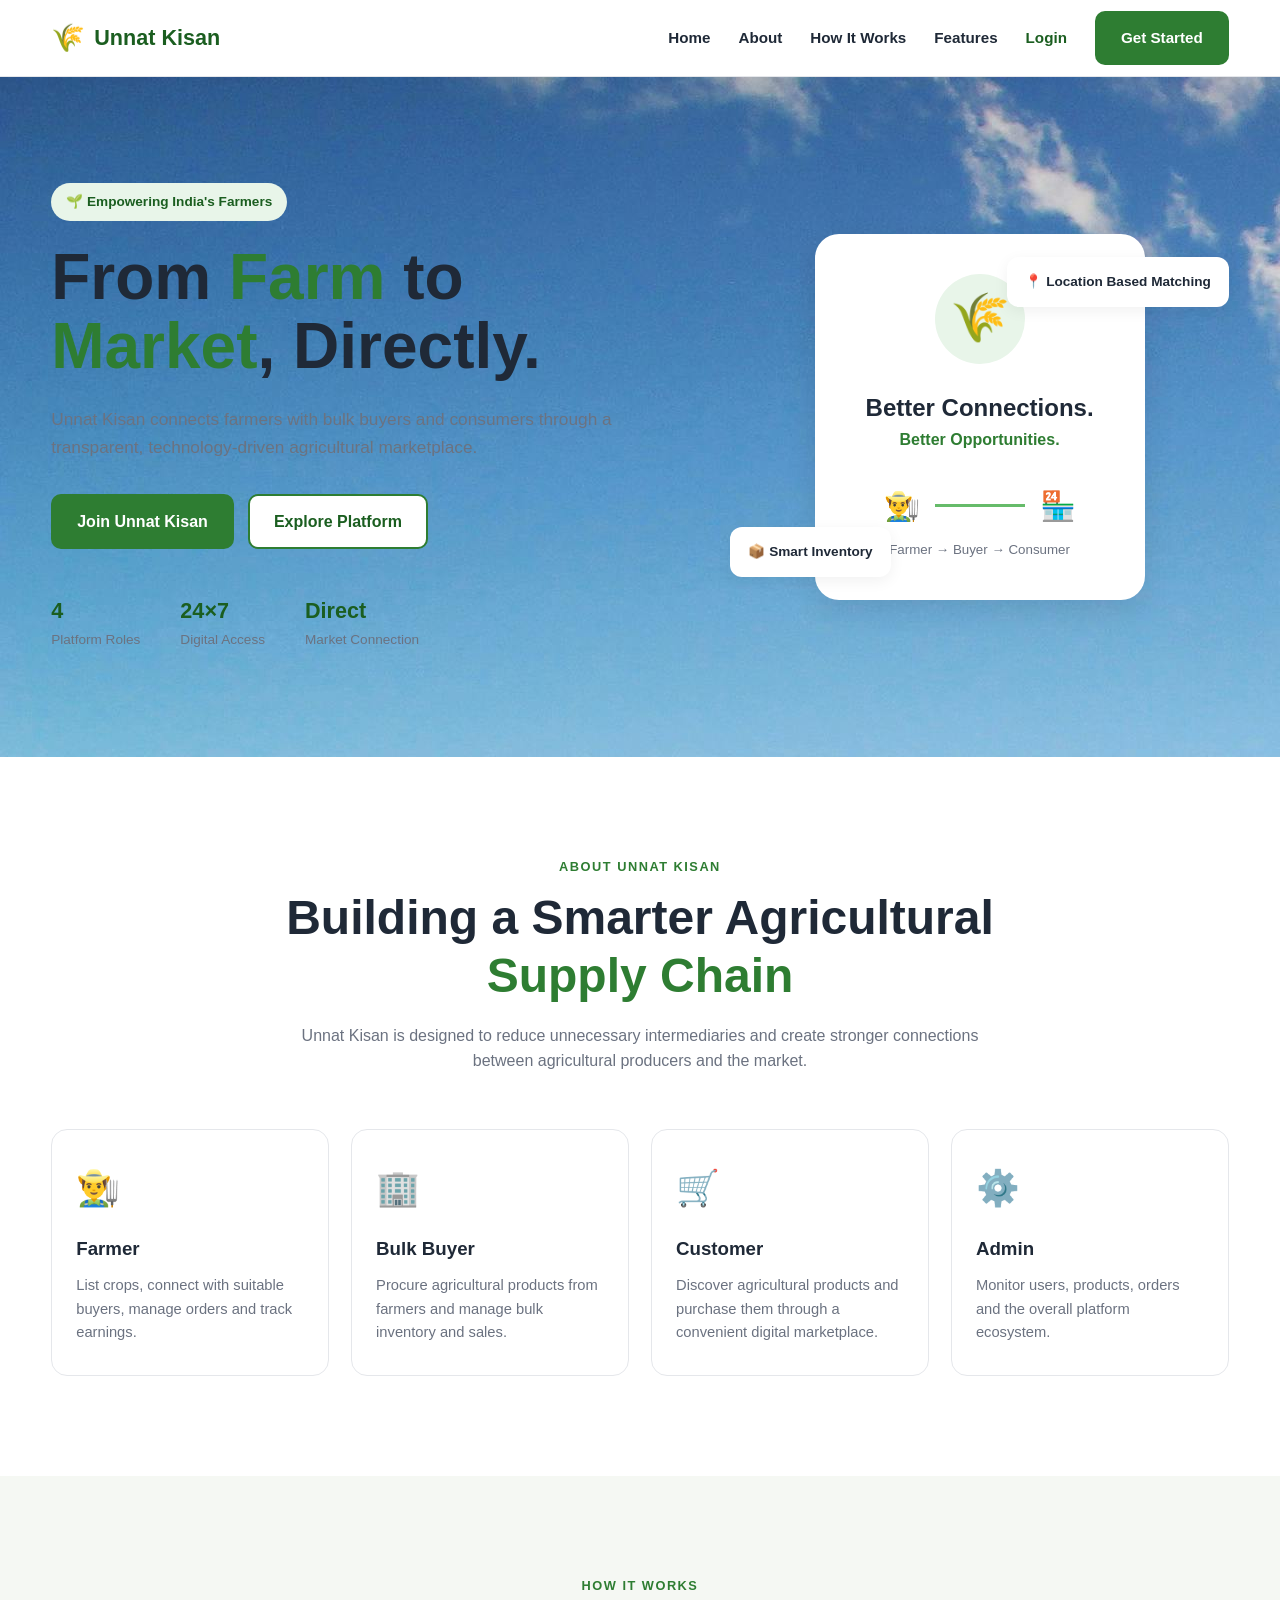
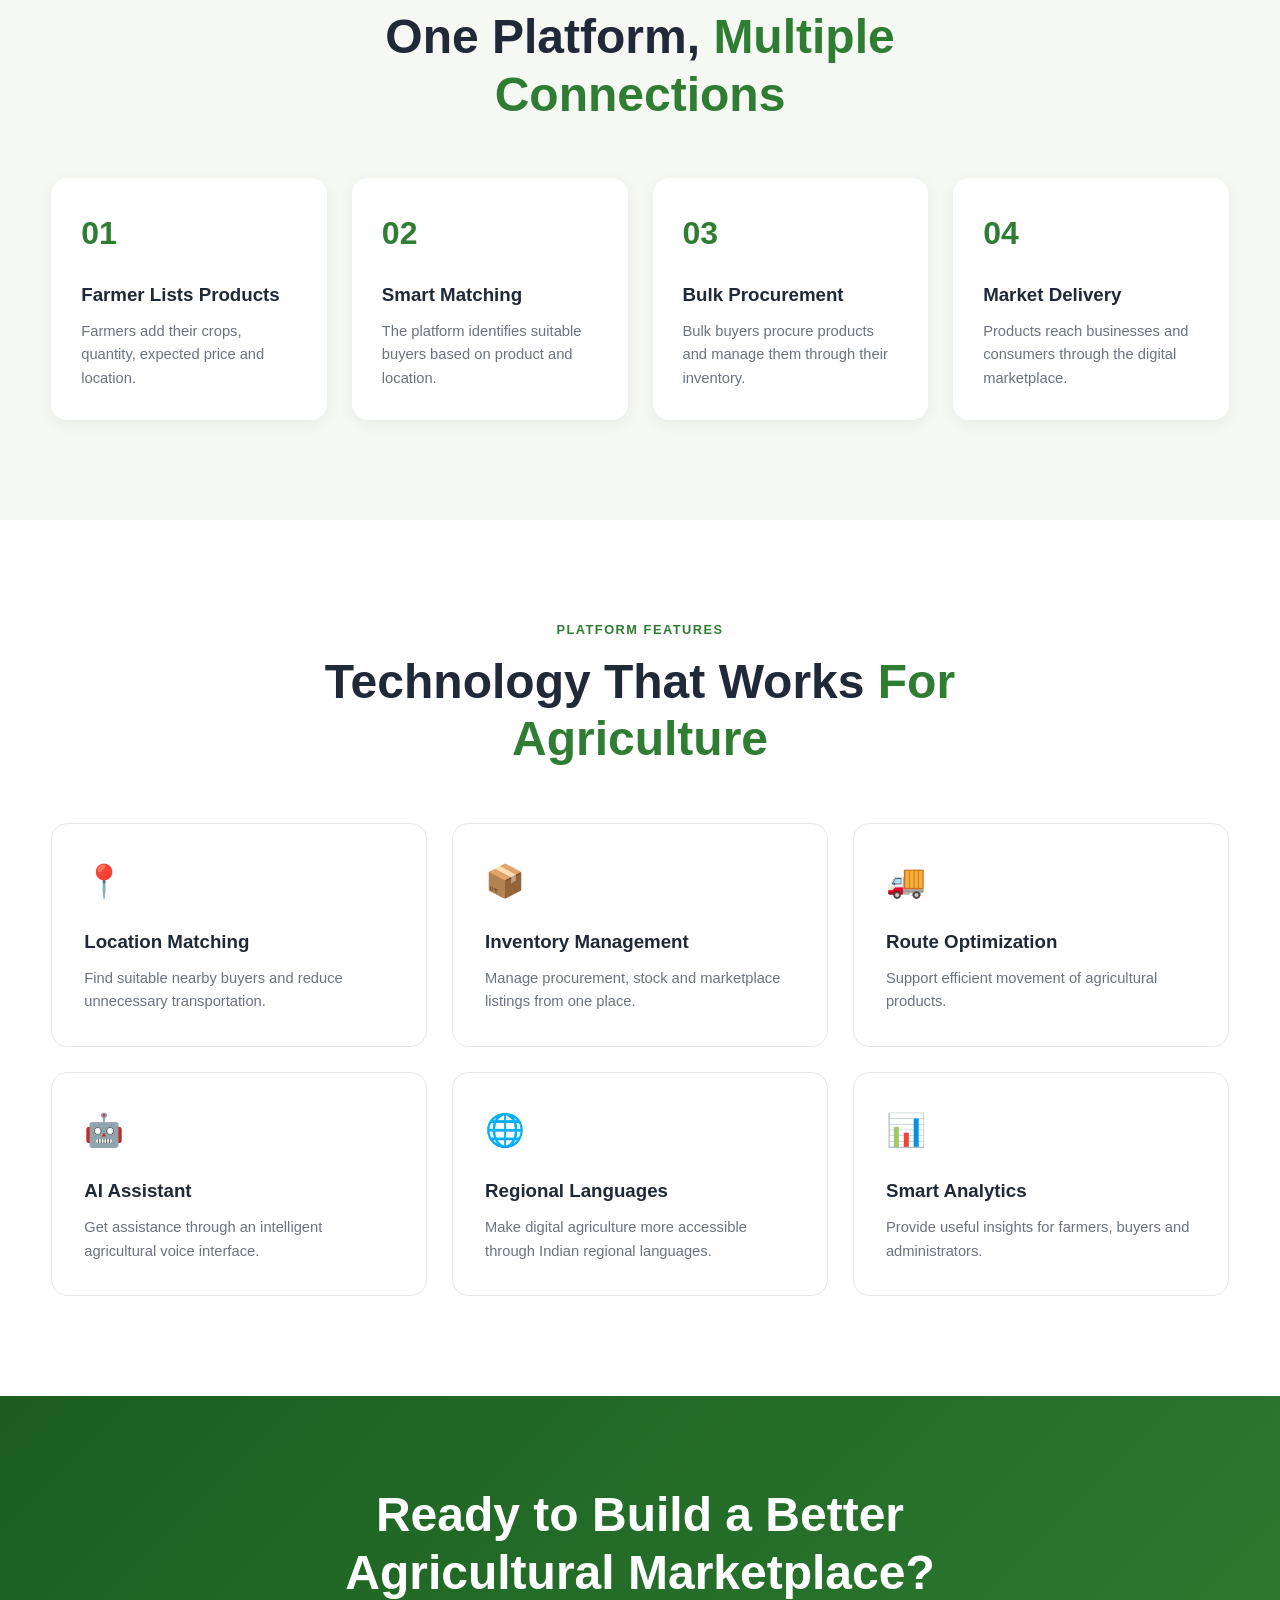
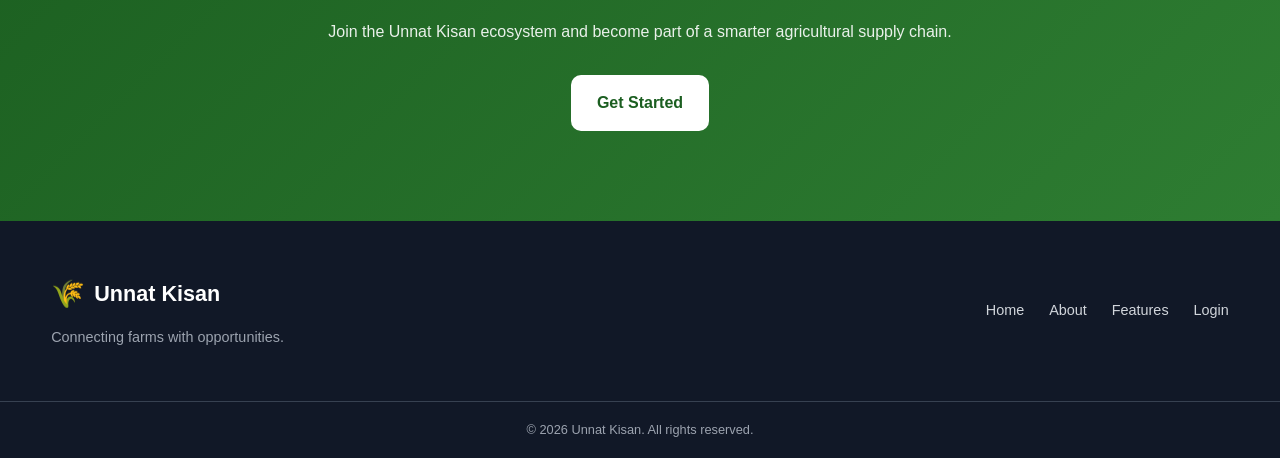
<file: frontend/index.html>
<!DOCTYPE html>
<html lang="en">
<head>
    <meta charset="UTF-8">

    <meta name="viewport"
          content="width=device-width, initial-scale=1.0">

    <meta name="description"
          content="Unnat Kisan - Connecting Farmers with Buyers">

    <title>Unnat Kisan | From Farm to Market</title>

    <link rel="stylesheet" href="css/style.css">
</head>

<body>

    <!-- ================= NAVBAR ================= -->

    <header class="navbar">

        <div class="container nav-container">

            <a href="index.html" class="logo">
                <span class="logo-icon">🌾</span>
                <span>Unnat Kisan</span>
            </a>

            <nav class="nav-menu">

                <a href="#home">Home</a>
                <a href="#about">About</a>
                <a href="#how-it-works">How It Works</a>
                <a href="#features">Features</a>

                <a href="login.html" class="nav-login">
                    Login
                </a>

                <a href="register.html" class="btn btn-primary nav-register">
                    Get Started
                </a>

            </nav>

            <button class="menu-toggle" id="menuToggle">
                ☰
            </button>

        </div>

    </header>


    <!-- ================= HERO ================= -->

    <main>

        <section class="hero" id="home">

            <div class="container hero-container">

                <div class="hero-content">
                    <span class="hero-badge">
                        🌱 Empowering India's Farmers
                    </span>

                    <h1>
                        From <span>Farm</span> to
                        <span>Market</span>,
                        Directly.
                    </h1>

                    <p>
                        Unnat Kisan connects farmers with bulk buyers
                        and consumers through a transparent,
                        technology-driven agricultural marketplace.
                    </p>

                    <div class="hero-buttons">

                        <a href="register.html"
                           class="btn btn-primary">
                            Join Unnat Kisan
                        </a>

                        <a href="#how-it-works"
                           class="btn btn-secondary">
                            Explore Platform
                        </a>

                    </div>

                    <div class="hero-stats">

                        <div class="stat">
                            <strong>4</strong>
                            <span>Platform Roles</span>
                        </div>

                        <div class="stat">
                            <strong>24×7</strong>
                            <span>Digital Access</span>
                        </div>

                        <div class="stat">
                            <strong>Direct</strong>
                            <span>Market Connection</span>
                        </div>

                    </div>

                </div>


                <div class="hero-visual">

                    <div class="hero-card main-card">

                        <div class="crop-icon">
                            🌾
                        </div>

                        <h3>
                            Better Connections.
                        </h3>

                        <p>
                            Better Opportunities.
                        </p>

                        <div class="connection-line">
                            <span>👨‍🌾</span>
                            <div></div>
                            <span>🏪</span>
                        </div>

                        <small>
                            Farmer → Buyer → Consumer
                        </small>

                    </div>

                    <div class="floating-card floating-card-one">
                        📍 Location Based Matching
                    </div>

                    <div class="floating-card floating-card-two">
                        📦 Smart Inventory
                    </div>

                </div>

            </div>

        </section>


        <!-- ================= ABOUT ================= -->

        <section class="section about" id="about">

            <div class="container">

                <div class="section-heading">

                    <span class="section-label">
                        ABOUT UNNAT KISAN
                    </span>

                    <h2>
                        Building a Smarter Agricultural
                        <span>Supply Chain</span>
                    </h2>

                    <p>
                        Unnat Kisan is designed to reduce unnecessary
                        intermediaries and create stronger connections
                        between agricultural producers and the market.
                    </p>

                </div>


                <div class="role-grid">

                    <div class="role-card">
                        <div class="role-icon">👨‍🌾</div>

                        <h3>Farmer</h3>

                        <p>
                            List crops, connect with suitable buyers,
                            manage orders and track earnings.
                        </p>
                    </div>


                    <div class="role-card">
                        <div class="role-icon">🏢</div>

                        <h3>Bulk Buyer</h3>

                        <p>
                            Procure agricultural products from farmers
                            and manage bulk inventory and sales.
                        </p>
                    </div>


                    <div class="role-card">
                        <div class="role-icon">🛒</div>

                        <h3>Customer</h3>

                        <p>
                            Discover agricultural products and purchase
                            them through a convenient digital marketplace.
                        </p>
                    </div>


                    <div class="role-card">
                        <div class="role-icon">⚙️</div>

                        <h3>Admin</h3>

                        <p>
                            Monitor users, products, orders and the
                            overall platform ecosystem.
                        </p>
                    </div>

                </div>

            </div>

        </section>


        <!-- ================= HOW IT WORKS ================= -->

        <section class="section how-it-works"
                 id="how-it-works">

            <div class="container">

                <div class="section-heading">

                    <span class="section-label">
                        HOW IT WORKS
                    </span>

                    <h2>
                        One Platform,
                        <span>Multiple Connections</span>
                    </h2>

                </div>


                <div class="steps">

                    <div class="step">

                        <div class="step-number">01</div>

                        <h3>Farmer Lists Products</h3>

                        <p>
                            Farmers add their crops, quantity,
                            expected price and location.
                        </p>

                    </div>


                    <div class="step">

                        <div class="step-number">02</div>

                        <h3>Smart Matching</h3>

                        <p>
                            The platform identifies suitable buyers
                            based on product and location.
                        </p>

                    </div>


                    <div class="step">

                        <div class="step-number">03</div>

                        <h3>Bulk Procurement</h3>

                        <p>
                            Bulk buyers procure products and manage
                            them through their inventory.
                        </p>

                    </div>


                    <div class="step">

                        <div class="step-number">04</div>

                        <h3>Market Delivery</h3>

                        <p>
                            Products reach businesses and consumers
                            through the digital marketplace.
                        </p>

                    </div>

                </div>

            </div>

        </section>


        <!-- ================= FEATURES ================= -->

        <section class="section features"
                 id="features">

            <div class="container">

                <div class="section-heading">

                    <span class="section-label">
                        PLATFORM FEATURES
                    </span>

                    <h2>
                        Technology That Works
                        <span>For Agriculture</span>
                    </h2>

                </div>


                <div class="feature-grid">

                    <div class="feature-card">
                        <span>📍</span>
                        <h3>Location Matching</h3>
                        <p>
                            Find suitable nearby buyers and reduce
                            unnecessary transportation.
                        </p>
                    </div>


                    <div class="feature-card">
                        <span>📦</span>
                        <h3>Inventory Management</h3>
                        <p>
                            Manage procurement, stock and marketplace
                            listings from one place.
                        </p>
                    </div>


                    <div class="feature-card">
                        <span>🚚</span>
                        <h3>Route Optimization</h3>
                        <p>
                            Support efficient movement of agricultural
                            products.
                        </p>
                    </div>


                    <div class="feature-card">
                        <span>🤖</span>
                        <h3>AI Assistant</h3>
                        <p>
                            Get assistance through an intelligent
                            agricultural voice interface.
                        </p>
                    </div>


                    <div class="feature-card">
                        <span>🌐</span>
                        <h3>Regional Languages</h3>
                        <p>
                            Make digital agriculture more accessible
                            through Indian regional languages.
                        </p>
                    </div>


                    <div class="feature-card">
                        <span>📊</span>
                        <h3>Smart Analytics</h3>
                        <p>
                            Provide useful insights for farmers,
                            buyers and administrators.
                        </p>
                    </div>

                </div>

            </div>

        </section>


        <!-- ================= CTA ================= -->

        <section class="cta">

            <div class="container cta-content">

                <h2>
                    Ready to Build a Better
                    Agricultural Marketplace?
                </h2>

                <p>
                    Join the Unnat Kisan ecosystem and become
                    part of a smarter agricultural supply chain.
                </p>

                <a href="register.html"
                   class="btn btn-light">
                    Get Started
                </a>

            </div>

        </section>

    </main>


    <!-- ================= FOOTER ================= -->

    <footer class="footer">

        <div class="container footer-container">

            <div class="footer-brand">

                <a href="index.html" class="logo">
                    <span class="logo-icon">🌾</span>
                    <span>Unnat Kisan</span>
                </a>

                <p>
                    Connecting farms with opportunities.
                </p>

            </div>


            <div class="footer-links">

                <a href="#home">Home</a>
                <a href="#about">About</a>
                <a href="#features">Features</a>
                <a href="login.html">Login</a>

            </div>

        </div>


        <div class="footer-bottom">

            <p>
                © 2026 Unnat Kisan. All rights reserved.
            </p>

        </div>

    </footer>


    <script src="js/main.js"></script>

</body>
</html>
</file>
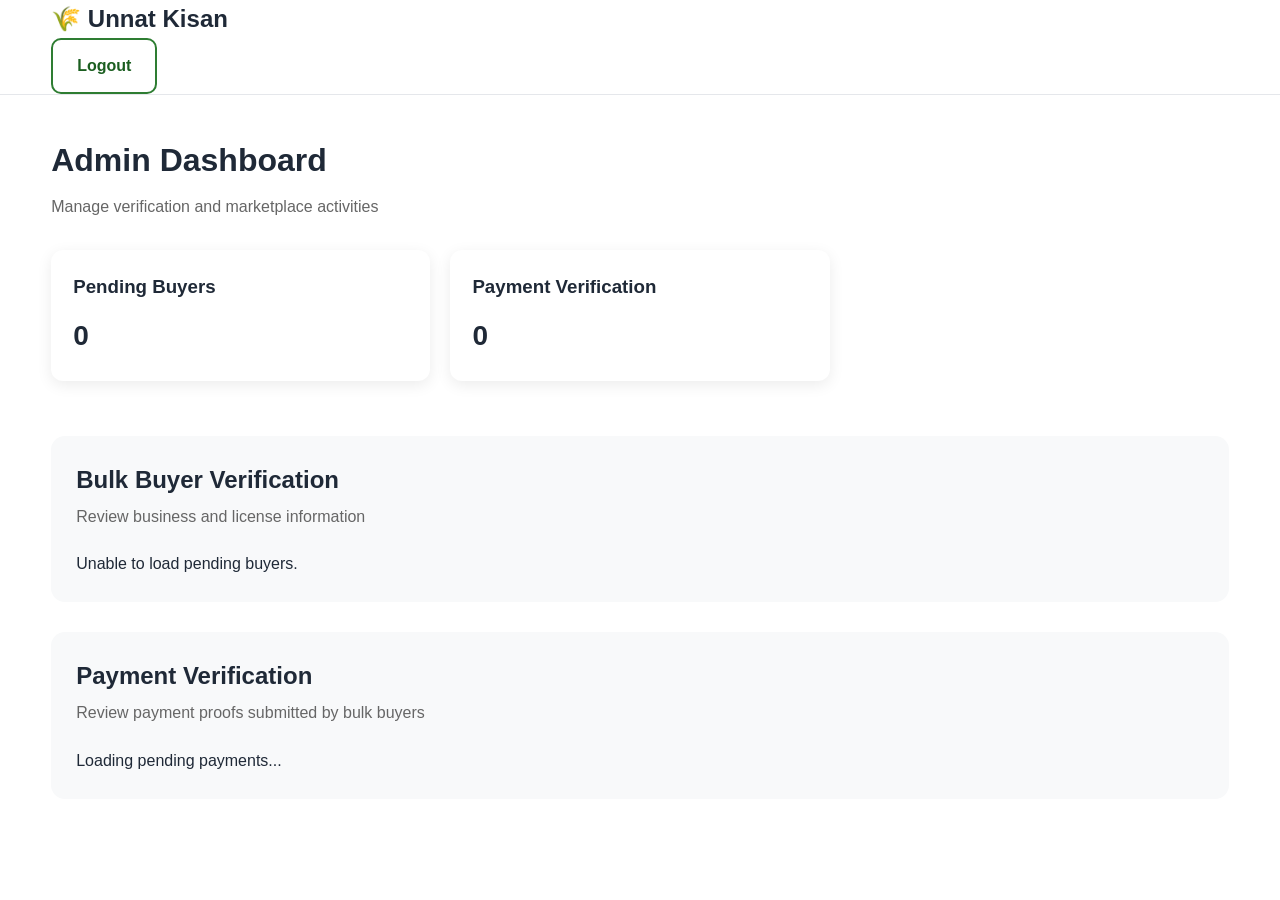
<file: frontend/admin-dashboard.html>
<!DOCTYPE html>
<html lang="en">
<head>
    <meta charset="UTF-8">
    <meta name="viewport" content="width=device-width, initial-scale=1.0">

    <title>Admin Dashboard - Unnat Kisan</title>

    <link rel="stylesheet" href="css/style.css">
</head>

<body>

    <header class="navbar">
        <div class="container">
            <h2>🌾 Unnat Kisan</h2>

            <button class="btn btn-secondary" onclick="logout()">
                Logout
            </button>
        </div>
    </header>


    <main class="container dashboard">

        <div class="dashboard-header">
            <h1>Admin Dashboard</h1>
            <p>Manage verification and marketplace activities</p>
        </div>


        <!-- OVERVIEW -->

        <section class="dashboard-cards">

            <div class="dashboard-card">
                <h3>Pending Buyers</h3>
                <strong id="pendingBuyerCount">0</strong>
            </div>

            <div class="dashboard-card">
                <h3>Payment Verification</h3>
                <strong id="paymentCount">0</strong>
            </div>

        </section>


        <!-- BULK BUYER VERIFICATION -->

        <section class="dashboard-section">

            <div class="section-header">
                <div>
                    <h2>Bulk Buyer Verification</h2>
                    <p>Review business and license information</p>
                </div>
            </div>

            <div id="pendingBuyers">
                <p>Loading pending buyers...</p>
            </div>

        </section>

        <!-- PAYMENT VERIFICATION -->
         <section class="dashboard-section">

    <div class="section-header">
        <div>
            <h2>Payment Verification</h2>
            <p>Review payment proofs submitted by bulk buyers</p>
        </div>
    </div>

    <div id="pendingPayments">
        <p>Loading pending payments...</p>
    </div>

</section>

    </main>


    <script src="js/admin-dashboard.js"></script>

</body>
</html>
</file>
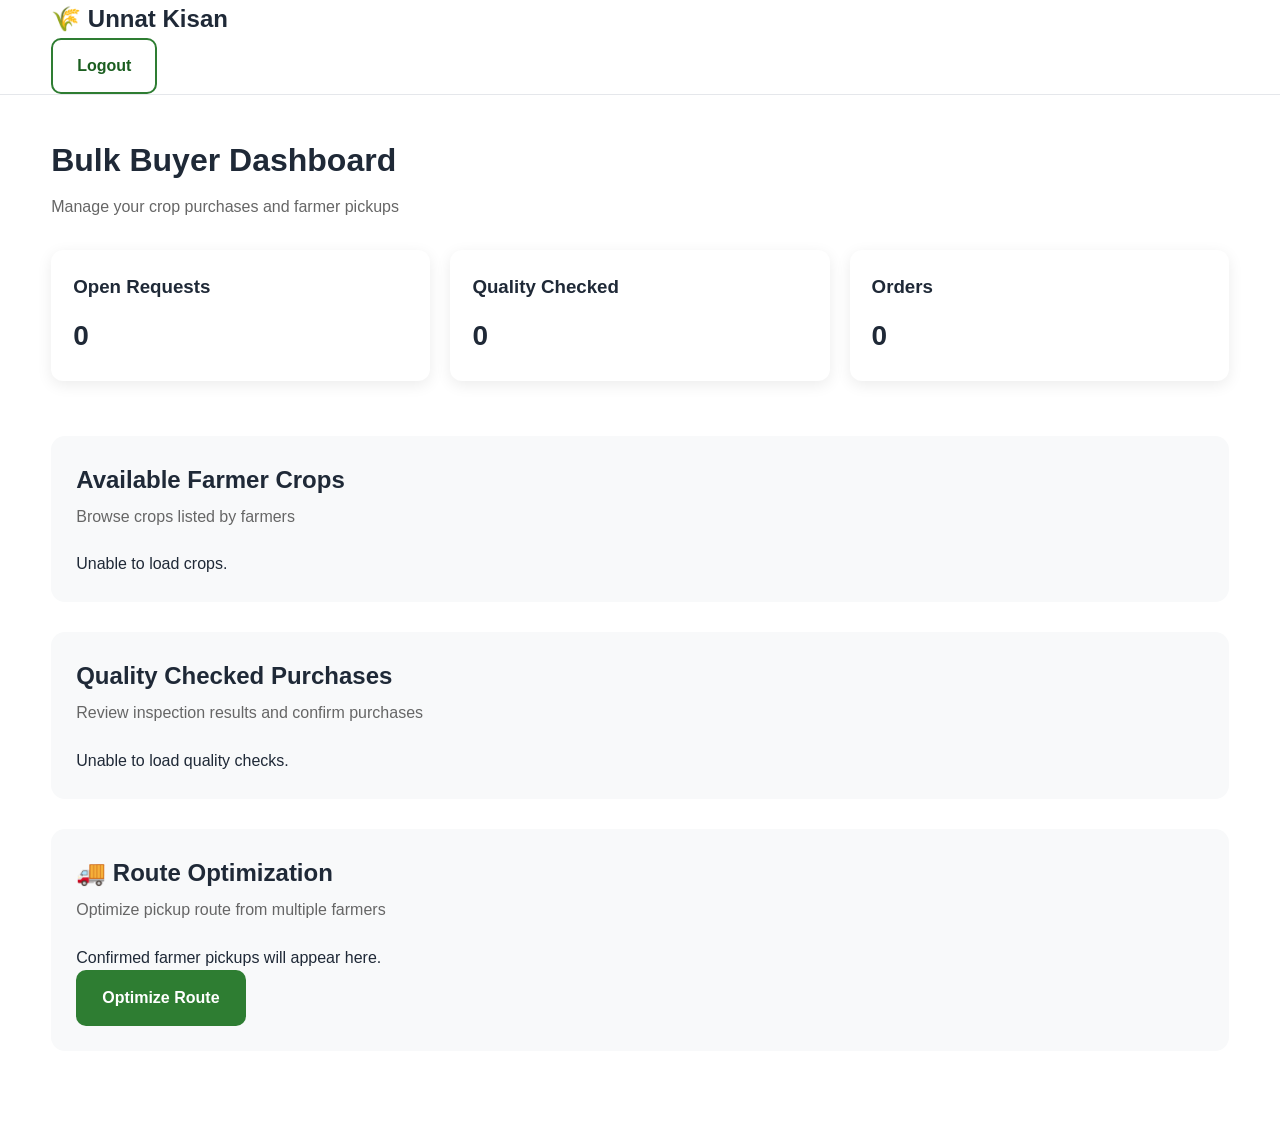
<file: frontend/bulk-buyer-dashboard.html>
<!doctype html>
<html lang="en">
  <head>
    <meta charset="UTF-8" />
    <meta name="viewport" content="width=device-width, initial-scale=1.0" />

    <title>Bulk Buyer Dashboard - Unnat Kisan</title>

    <link rel="stylesheet" href="css/style.css" />
  </head>

  <body>
    <header class="navbar">
      <div class="container">
        <h2>🌾 Unnat Kisan</h2>

        <button class="btn btn-secondary" onclick="logout()">Logout</button>
      </div>
    </header>

    <main class="container dashboard">
      <div class="dashboard-header">
        <h1>Bulk Buyer Dashboard</h1>
        <p>Manage your crop purchases and farmer pickups</p>
      </div>

      <!-- OVERVIEW -->

      <section class="dashboard-cards">
        <div class="dashboard-card">
          <h3>Open Requests</h3>
          <strong id="openRequestCount">0</strong>
        </div>

        <div class="dashboard-card">
          <h3>Quality Checked</h3>
          <strong id="qualityCount">0</strong>
        </div>

        <div class="dashboard-card">
          <h3>Orders</h3>
          <strong id="orderCount">0</strong>
        </div>
      </section>

      <!-- AVAILABLE CROPS -->

      <section class="dashboard-section">
        <div class="section-header">
          <div>
            <h2>Available Farmer Crops</h2>
            <p>Browse crops listed by farmers</p>
          </div>
        </div>

        <div id="availableCrops" class="crop-grid">
          <p>Loading crops...</p>
        </div>
      </section>

      <!-- QUALITY CHECKED -->

      <section class="dashboard-section">
        <div class="section-header">
          <div>
            <h2>Quality Checked Purchases</h2>
            <p>Review inspection results and confirm purchases</p>
          </div>
        </div>

        <div id="qualityRequests">
          <p>Loading...</p>
        </div>
      </section>

      <!-- ROUTE OPTIMIZATION -->

      <section class="dashboard-section">
        <div class="section-header">
          <div>
            <h2>🚚 Route Optimization</h2>
            <p>Optimize pickup route from multiple farmers</p>
          </div>
        </div>

        <div id="routeSelection">
          <p>Confirmed farmer pickups will appear here.</p>

          <button class="btn btn-primary" onclick="optimizeRoute()">
            Optimize Route
          </button>
        </div>

        <div id="routeResult"></div>
      </section>
    </main>

    <script src="js/bulk-buyer-dashboard.js"></script>
  </body>
</html>
</file>
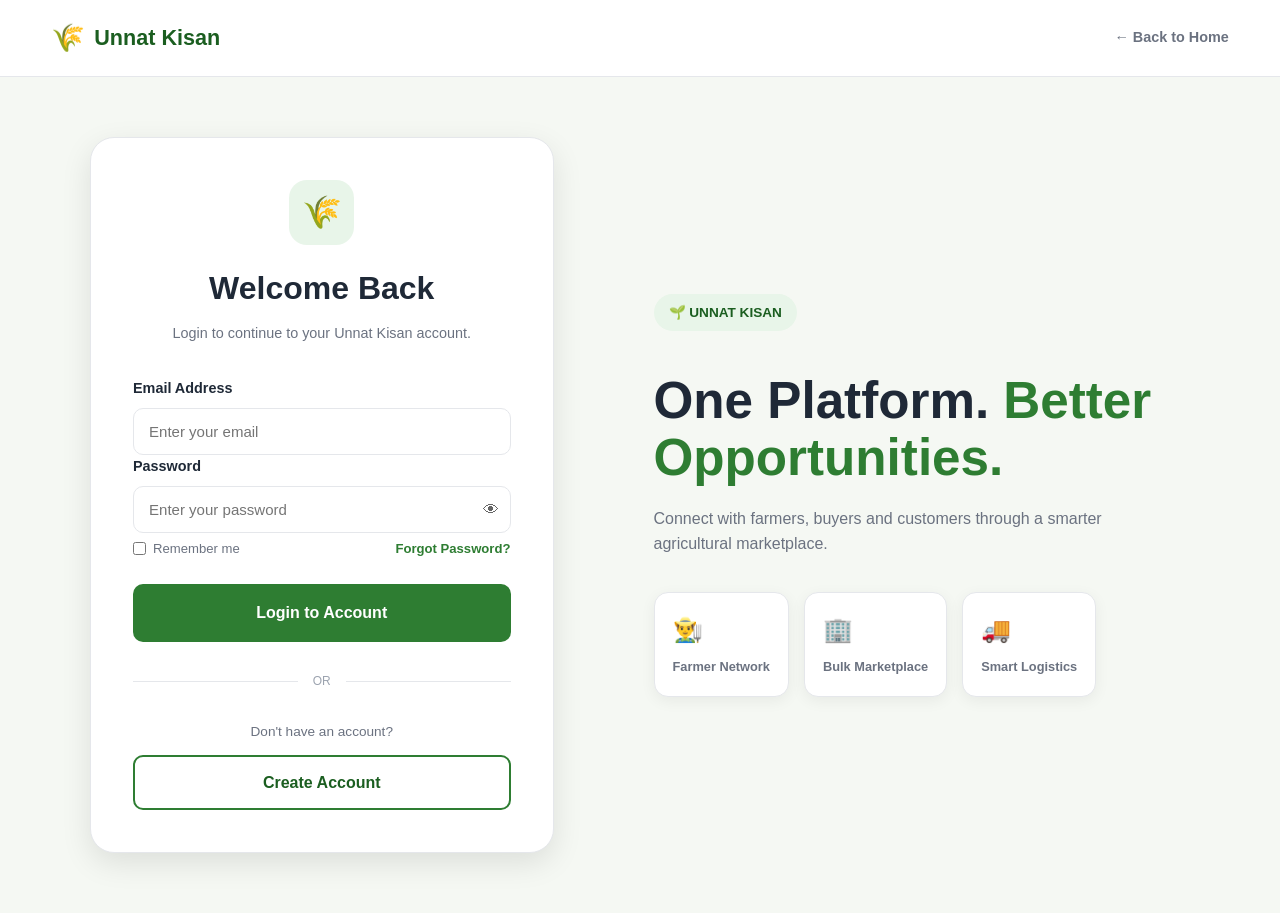
<file: frontend/farmer-dashboard.html>
<!DOCTYPE html>
<html lang="en">

<head>
    <meta charset="UTF-8">
    <meta name="viewport" content="width=device-width, initial-scale=1.0">

    <title>Farmer Dashboard | Unnat Kisan</title>

    <link rel="stylesheet" href="css/style.css">

    <style>
        .dashboard {
            padding: 50px 0;
            background: #f5f8f3;
            min-height: calc(100vh - 76px);
        }

        .dashboard-header {
            margin-bottom: 30px;
        }

        .dashboard-header h1 {
            margin-bottom: 5px;
        }

        .request-card {
            background: white;
            border: 1px solid #e5e7eb;
            border-radius: 16px;
            padding: 24px;
            margin-bottom: 18px;
            box-shadow: 0 4px 15px rgba(0,0,0,.05);
        }

        .request-top {
            display: flex;
            justify-content: space-between;
            gap: 20px;
            margin-bottom: 18px;
        }

        .request-top h3 {
            margin-bottom: 5px;
        }

        .status {
            padding: 6px 12px;
            border-radius: 20px;
            font-size: 13px;
            font-weight: 700;
            height: fit-content;
        }

        .status-pending {
            background: #fff3cd;
            color: #856404;
        }

        .status-accepted {
            background: #d4edda;
            color: #155724;
        }

        .status-rejected {
            background: #f8d7da;
            color: #721c24;
        }

        .request-details {
            display: grid;
            grid-template-columns: repeat(3, 1fr);
            gap: 15px;
            margin-bottom: 18px;
        }

        .detail-box {
            background: #f5f8f3;
            padding: 12px;
            border-radius: 10px;
        }

        .detail-box small {
            display: block;
            color: #6b7280;
        }

        .actions {
            display: flex;
            gap: 10px;
        }

        .btn-danger {
            background: #dc3545;
            color: white;
        }

        .btn-danger:hover {
            background: #b02a37;
        }

        .empty {
            text-align: center;
            padding: 50px;
            background: white;
            border-radius: 16px;
        }

        @media(max-width: 700px) {
            .request-details {
                grid-template-columns: 1fr;
            }

            .request-top {
                flex-direction: column;
            }
        }
    </style>
</head>

<body>

<header class="navbar">

    <div class="container nav-container">

        <a href="index.html" class="logo">
            <span class="logo-icon">🌾</span>
            Unnat Kisan
        </a>

        <nav class="nav-menu">

            <a href="farmer-dashboard.html">
                Dashboard
            </a>

            <a href="#" id="logoutBtn">
                Logout
            </a>

        </nav>

    </div>

</header>


<main class="dashboard">

    <div class="container">

        <div class="dashboard-header">

            <h1>Farmer Dashboard</h1>

            <p>
                Manage your crops and incoming purchase requests.
            </p>

        </div>


        <section>

            <h2>Incoming Purchase Requests</h2>

            <div id="requestsContainer">

                <p>Loading requests...</p>

            </div>

        </section>

    </div>

<section class="dashboard-section">
    <div class="section-header">
        <div>
            <h2>My Crops</h2>
            <p>Your listed crops and their current status</p>
        </div>

        <button class="btn btn-primary" onclick="showAddCrop()">
            + Add Crop
        </button>
    </div>

    <div id="myCrops" class="crop-grid">
        <p>Loading crops...</p>
    </div>
</section>


<section id="addCropSection" class="dashboard-section" style="display:none;">
    <div class="section-header">
        <div>
            <h2>Add New Crop</h2>
            <p>List your crop for bulk buyers</p>
        </div>
    </div>

    <form id="cropForm" enctype="multipart/form-data">

        <div class="form-grid">

            <div class="form-group">
                <label>Crop Name</label>
                <input type="text" name="crop_name" required
                       placeholder="e.g. Wheat">
            </div>

            <div class="form-group">
                <label>Harvest Date</label>
                <input type="date" name="harvest_date" required>
            </div>

            <div class="form-group">
                <label>Quality Grade</label>
                <select name="quality_grade" required>
                    <option value="">Select Grade</option>
                    <option value="A">Grade A</option>
                    <option value="B">Grade B</option>
                    <option value="C">Grade C</option>
                </select>
            </div>

            <div class="form-group">
                <label>Quantity</label>
                <input type="number" name="quantity" min="1" required>
            </div>

            <div class="form-group">
                <label>Unit</label>
                <select name="quantity_unit">
                    <option value="kg">Kg</option>
                    <option value="quintal">Quintal</option>
                    <option value="ton">Ton</option>
                </select>
            </div>

            <div class="form-group">
                <label>Expected Price / Kg</label>
                <input type="number" name="expected_price_per_kg"
                       min="1" step="0.01" required>
            </div>

            <div class="form-group">
                <label>State</label>
                <input type="text" name="state" required>
            </div>

            <div class="form-group">
                <label>District</label>
                <input type="text" name="district" required>
            </div>

            <div class="form-group">
                <label>City / Village</label>
                <input type="text" name="city" required>
            </div>

            <div class="form-group">
                <label>Crop Photos</label>
                <input type="file" name="photos" multiple accept="image/*">
            </div>

        </div>

        <div class="form-group">
            <label>Description</label>
            <textarea name="description"
                      placeholder="Tell buyers about your crop"></textarea>
        </div>

        <button type="submit" class="btn btn-primary">
            List Crop
        </button>

        <button type="button" class="btn btn-secondary"
                onclick="hideAddCrop()">
            Cancel
        </button>

    </form>
</section>

</main>


<script src="js/farmer-dashboard.js"></script>

</body>

</html>
</file>
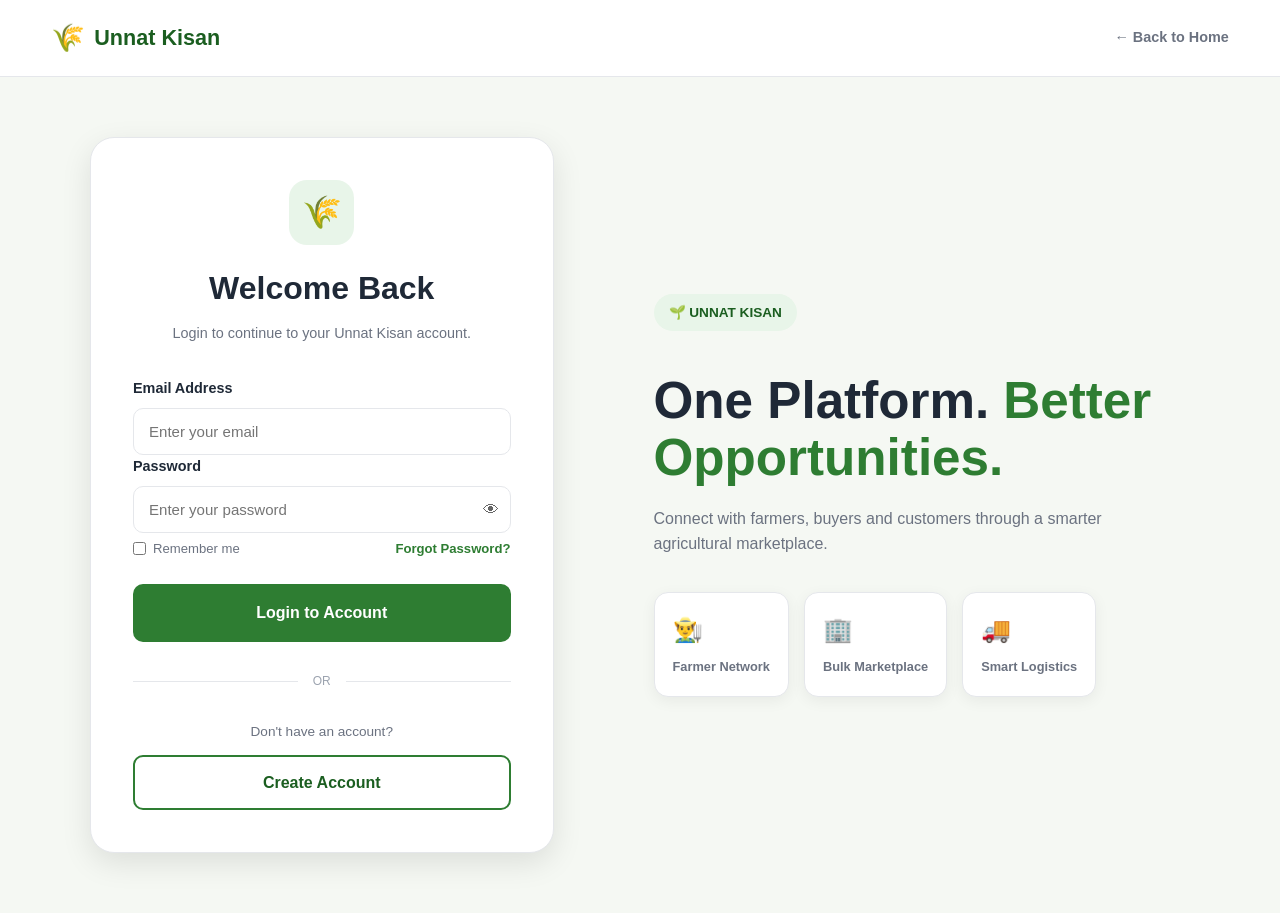
<file: frontend/login.html>
<!DOCTYPE html>
<html lang="en">

<head>
    <meta charset="UTF-8">

    <meta name="viewport"
          content="width=device-width, initial-scale=1.0">

    <meta name="description"
          content="Login to Unnat Kisan">

    <title>Login | Unnat Kisan</title>

    <link rel="stylesheet" href="css/style.css">
</head>

<body class="auth-page">

    <header class="navbar">

        <div class="container nav-container">

            <a href="index.html" class="logo">
                <span class="logo-icon">🌾</span>
                <span>Unnat Kisan</span>
            </a>

            <a href="index.html" class="back-home">
                ← Back to Home
            </a>

        </div>

    </header>


    <main class="auth-container">

        <div class="auth-card">

            <div class="auth-header">

                <div class="auth-icon">
                    🌾
                </div>

                <h1>Welcome Back</h1>

                <p>
                    Login to continue to your Unnat Kisan account.
                </p>

            </div>


            <form id="loginForm">

                <div class="form-group">

                    <label for="email">
                        Email Address
                    </label>

                    <input
                        type="email"
                        id="email"
                        name="email"
                        placeholder="Enter your email"
                        required
                    >

                </div>


                <div class="form-group">

                    <label for="password">
                        Password
                    </label>

                    <div class="password-wrapper">

                        <input
                            type="password"
                            id="password"
                            name="password"
                            placeholder="Enter your password"
                            required
                        >

                        <button
                            type="button"
                            class="password-toggle"
                            id="passwordToggle">
                            👁
                        </button>

                    </div>

                </div>


                <div class="form-options">

                    <label class="checkbox-label">

                        <input
                            type="checkbox"
                            id="rememberMe"
                        >

                        <span>Remember me</span>

                    </label>

                    <a href="#" class="forgot-password">
                        Forgot Password?
                    </a>

                </div>


                <button
                    type="submit"
                    class="btn btn-primary auth-submit">

                    Login to Account

                </button>

            </form>


            <div class="auth-divider">
                <span>OR</span>
            </div>


            <div class="auth-register">

                <p>
                    Don't have an account?
                </p>

                <a href="register.html"
                   class="btn btn-secondary">

                    Create Account

                </a>

            </div>

        </div>


        <div class="auth-side-content">

            <span class="hero-badge">
                🌱 UNNAT KISAN
            </span>

            <h2>
                One Platform.
                <span>Better Opportunities.</span>
            </h2>

            <p>
                Connect with farmers, buyers and customers
                through a smarter agricultural marketplace.
            </p>

            <div class="auth-highlights">

                <div>
                    <strong>👨‍🌾</strong>
                    <span>Farmer Network</span>
                </div>

                <div>
                    <strong>🏢</strong>
                    <span>Bulk Marketplace</span>
                </div>

                <div>
                    <strong>🚚</strong>
                    <span>Smart Logistics</span>
                </div>

            </div>

        </div>

    </main>


    <script src="js/main.js"></script>

</body>

</html>
</file>
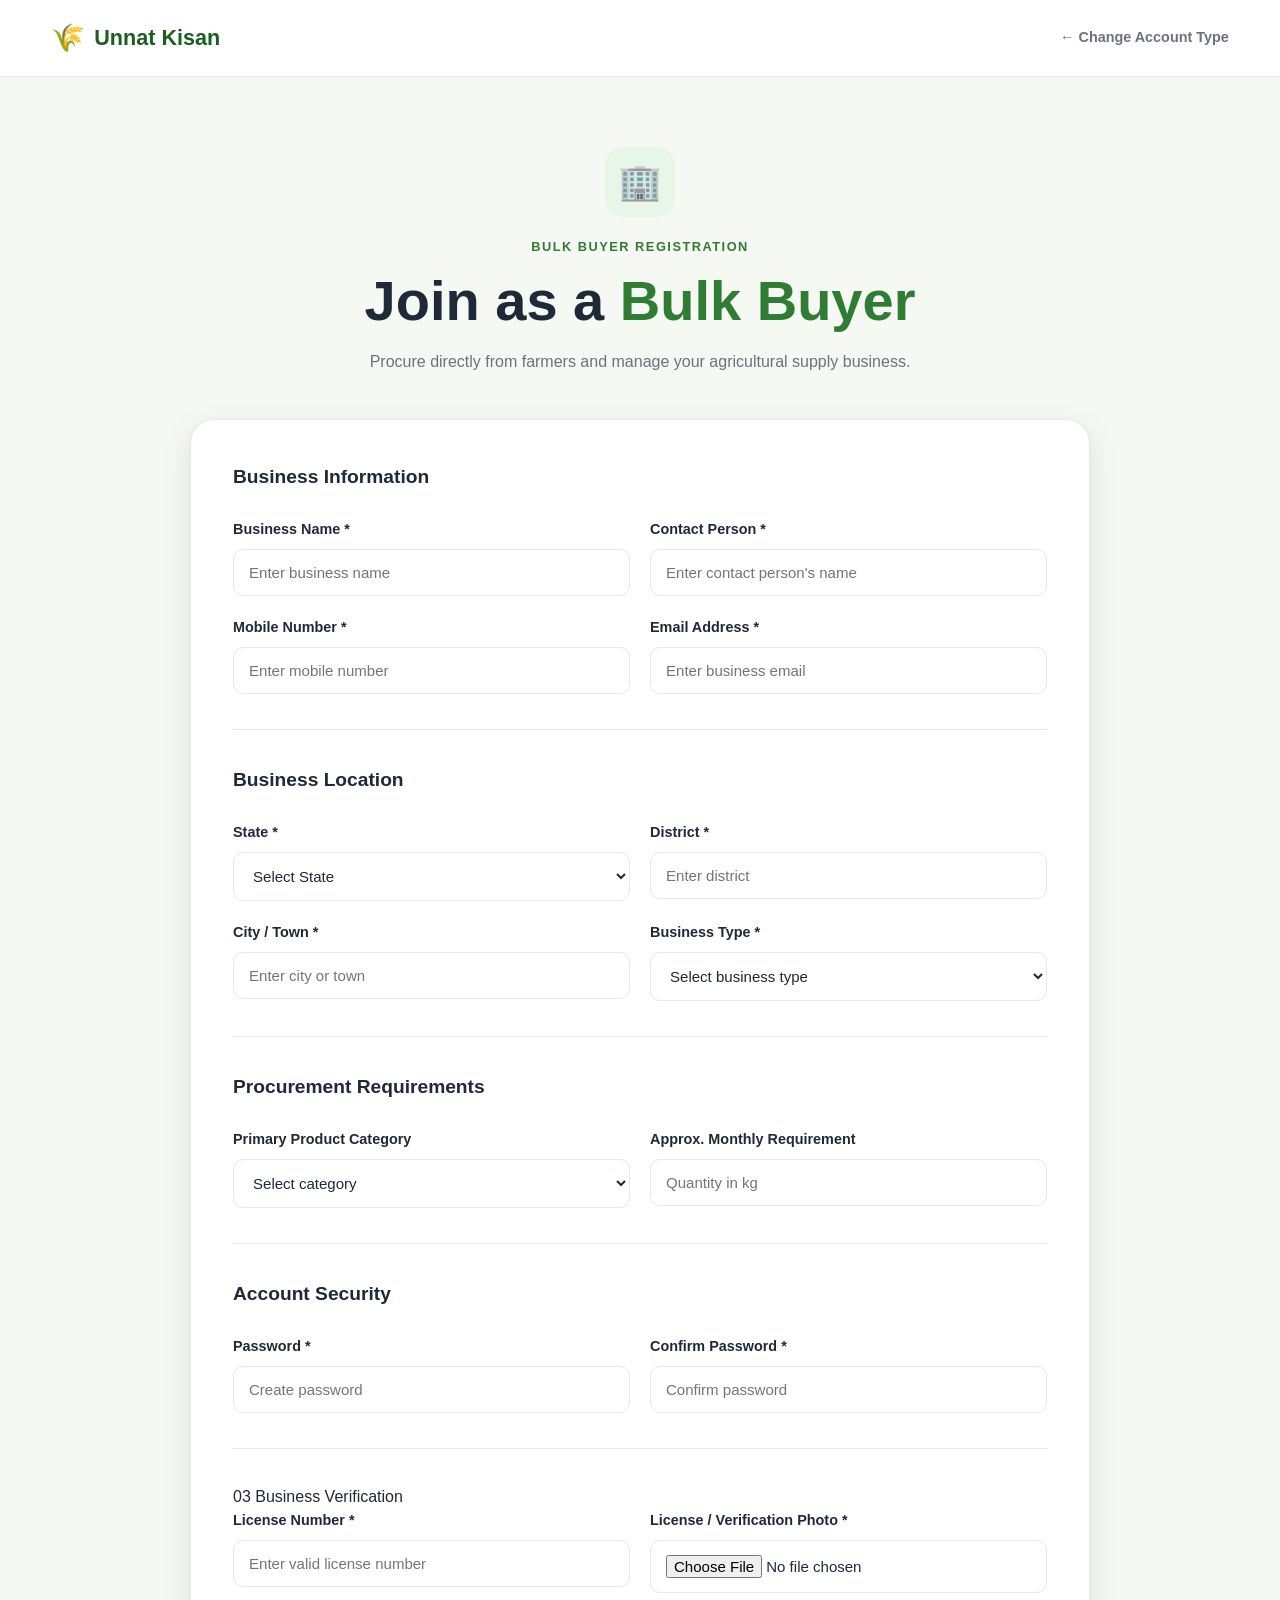
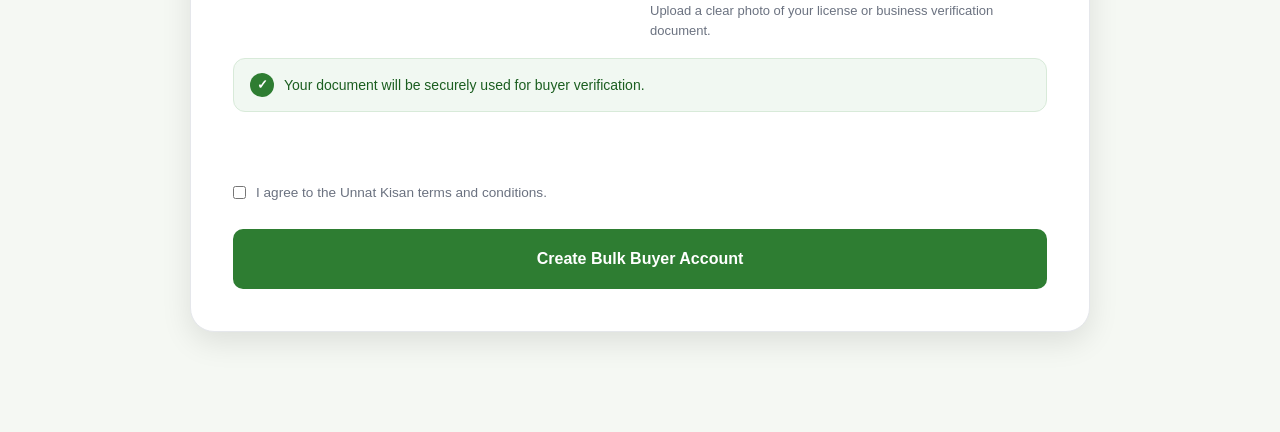
<file: frontend/register-bulk-buyer.html>
<!DOCTYPE html>
<html lang="en">
<head>

    <meta charset="UTF-8">

    <meta name="viewport"
          content="width=device-width, initial-scale=1.0">

    <title>Bulk Buyer Registration | Unnat Kisan</title>

    <link rel="stylesheet" href="css/style.css">

</head>

<body class="auth-page">

<header class="navbar">

    <div class="container nav-container">

        <a href="index.html" class="logo">
            <span class="logo-icon">🌾</span>
            <span>Unnat Kisan</span>
        </a>

        <a href="register.html" class="back-home">
            ← Change Account Type
        </a>

    </div>

</header>


<main class="form-page">

    <div class="form-page-header">

        <div class="registration-icon">
            🏢
        </div>

        <span class="section-label">
            BULK BUYER REGISTRATION
        </span>

        <h1>
            Join as a <span>Bulk Buyer</span>
        </h1>

        <p>
            Procure directly from farmers and manage
            your agricultural supply business.
        </p>

    </div>


    <form class="registration-form"
          id="bulkBuyerForm">


        <div class="form-section">

            <h2>Business Information</h2>

            <div class="form-grid">

                <div class="form-group">
                    <label>Business Name *</label>

                    <input type="text"
                           name="business_name"
                           placeholder="Enter business name"
                           required>
                </div>


                <div class="form-group">
                    <label>Contact Person *</label>

                    <input type="text"
                           name="contact_person"
                           placeholder="Enter contact person's name"
                           required>
                </div>


                <div class="form-group">
                    <label>Mobile Number *</label>

                    <input type="tel"
                           name="phone"
                           placeholder="Enter mobile number"
                           required>
                </div>


                <div class="form-group">
                    <label>Email Address *</label>

                    <input type="email"
                           name="email"
                           placeholder="Enter business email"
                           required>
                </div>

            </div>

        </div>


        <div class="form-section">

            <h2>Business Location</h2>

            <div class="form-grid">

                <div class="form-group">

                    <label>State *</label>

                    <select name="state" required>

                        <option value="">
                            Select State
                        </option>

                        <option>Uttar Pradesh</option>
                        <option>Madhya Pradesh</option>
                        <option>Bihar</option>
                        <option>Rajasthan</option>
                        <option>Haryana</option>
                        <option>Punjab</option>
                        <option>Maharashtra</option>
                        <option>Other</option>

                    </select>

                </div>


                <div class="form-group">

                    <label>District *</label>

                    <input type="text"
                           name="district"
                           placeholder="Enter district"
                           required>

                </div>


                <div class="form-group">

                    <label>City / Town *</label>

                    <input type="text"
                           name="city"
                           placeholder="Enter city or town"
                           required>

                </div>


                <div class="form-group">

                    <label>Business Type *</label>

                    <select name="business_type" required>

                        <option value="">
                            Select business type
                        </option>

                        <option>Wholesaler</option>
                        <option>Distributor</option>
                        
                        <option>Other</option>

                    </select>

                </div>

            </div>

        </div>


        <div class="form-section">

            <h2>Procurement Requirements</h2>

            <div class="form-grid">

                <div class="form-group">

                    <label>Primary Product Category</label>

                    <select name="product_category">

                        <option value="">
                            Select category
                        </option>

                        <option>Vegetables</option>
                        <option>Fruits</option>
                        <option>Grains</option>
                        <option>Pulses</option>
                        <option>Spices</option>
                        <option>Other</option>

                    </select>

                </div>


                <div class="form-group">

                    <label>Approx. Monthly Requirement</label>

                    <input type="number"
                           name="monthly_requirement"
                           placeholder="Quantity in kg">

                </div>

            </div>

        </div>


        <div class="form-section">

            <h2>Account Security</h2>

            <div class="form-grid">

                <div class="form-group">

                    <label>Password *</label>

                    <input type="password"
                           name="password"
                           placeholder="Create password"
                           required>

                </div>


                <div class="form-group">

                    <label>Confirm Password *</label>

                    <input type="password"
                           name="confirm_password"
                           placeholder="Confirm password"
                           required>

                </div>

            </div>

        </div>
        <div class="form-section">
    <div class="form-section-title">
        <span>03</span>
        Business Verification
    </div>

    <div class="form-grid">

        <div class="form-group">
            <label for="licenseNumber">
                License Number <span>*</span>
            </label>

            <input
                type="text"
                id="licenseNumber"
                name="license_number"
                placeholder="Enter valid license number"
                required
            >
        </div>

        <div class="form-group">
            <label for="licensePhoto">
                License / Verification Photo <span>*</span>
            </label>

            <input
                type="file"
                id="licensePhoto"
                name="license_photo"
                accept="image/*"
                required
            >

            <small class="file-help">
                Upload a clear photo of your license or business verification document.
            </small>
        </div>

    </div>

    <div class="verification-note">
        <span>✓</span>
        Your document will be securely used for buyer verification.
    </div>

    <div id="licensePreview" class="license-preview"></div>
</div>


        <label class="terms-check">

            <input type="checkbox" required>

            <span>
                I agree to the Unnat Kisan
                terms and conditions.
            </span>

        </label>


        <button type="submit"
                class="btn btn-primary form-submit">

            Create Bulk Buyer Account

        </button>

    </form>

</main>


<script src="js/main.js"></script>

</body>
</html>
</file>
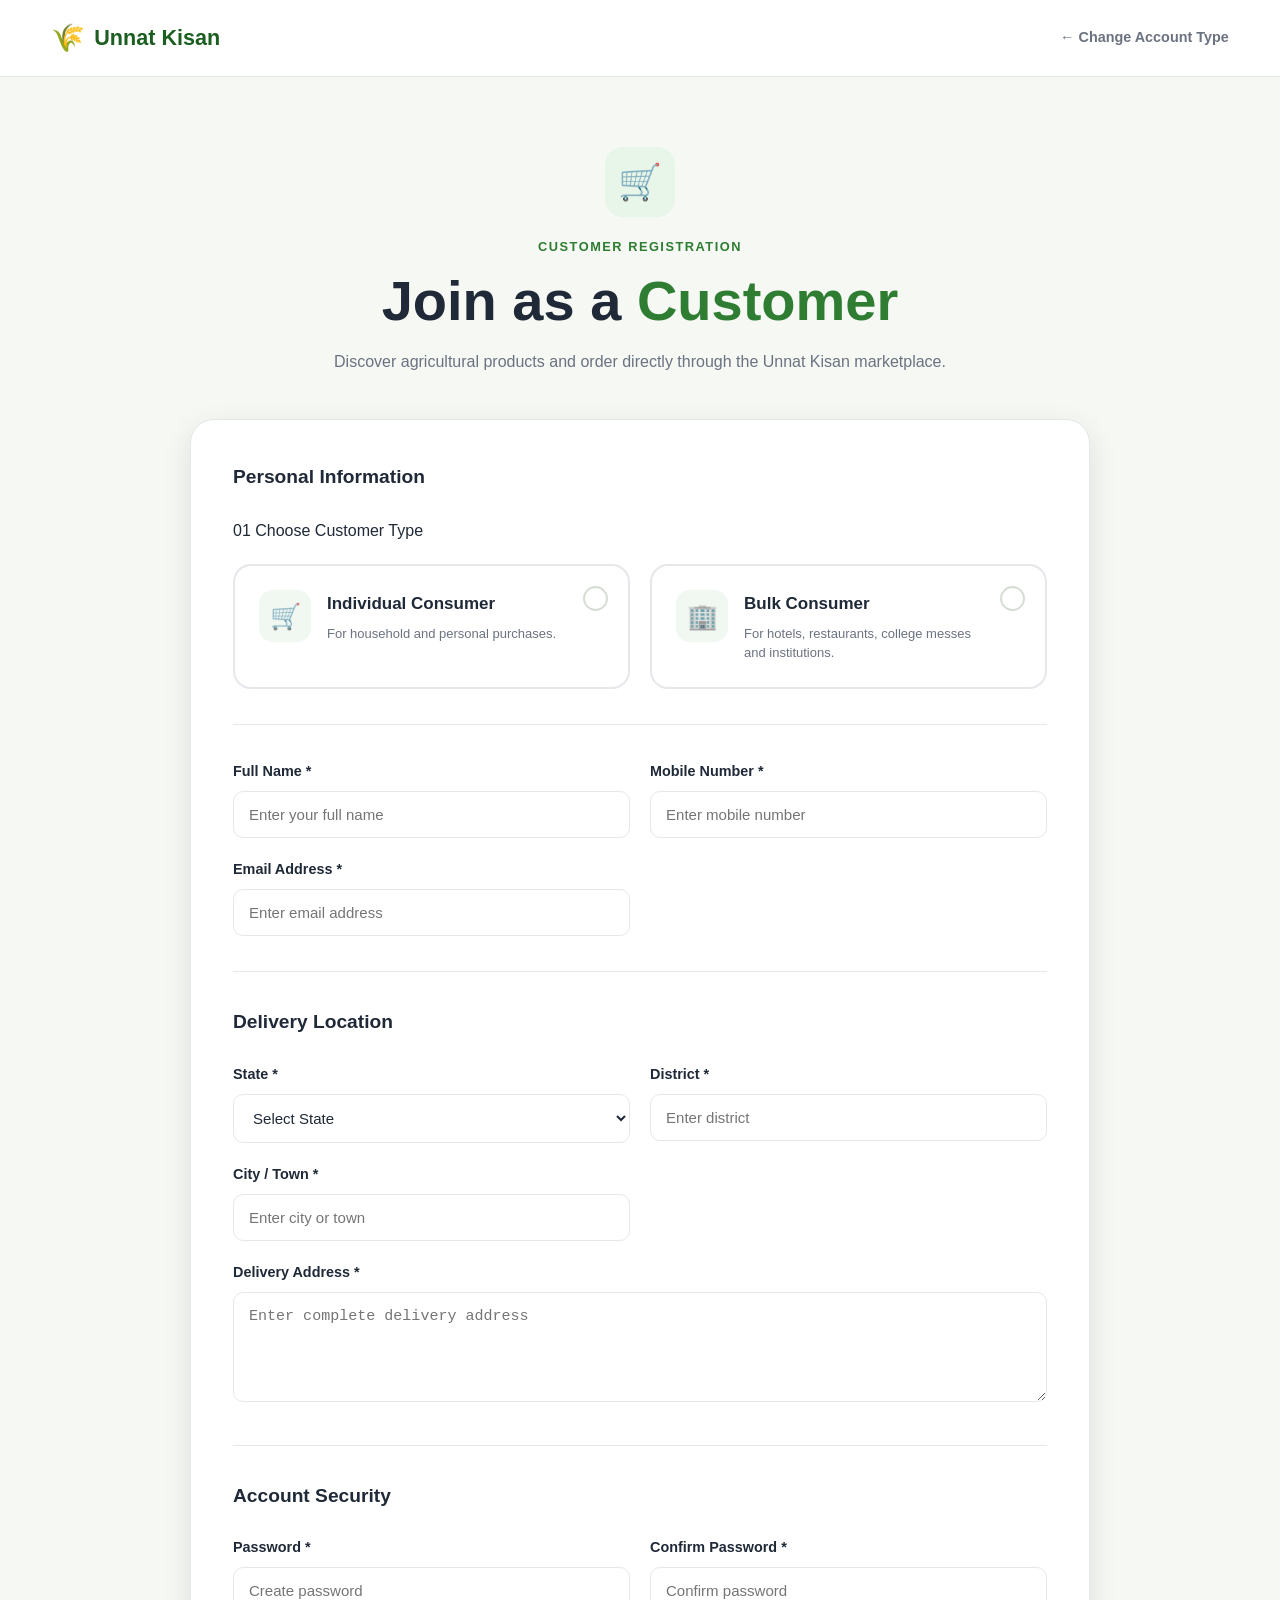
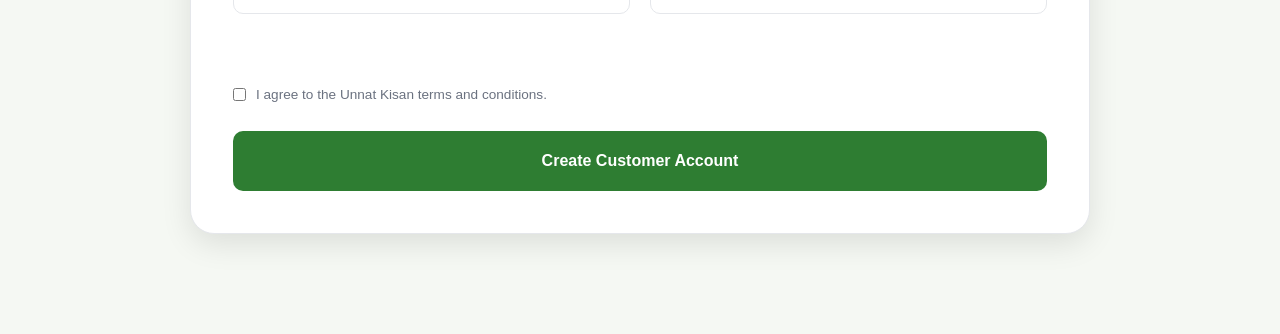
<file: frontend/register-customer.html>
<!doctype html>
<html lang="en">
  <head>
    <meta charset="UTF-8" />

    <meta name="viewport" content="width=device-width, initial-scale=1.0" />

    <title>Customer Registration | Unnat Kisan</title>

    <link rel="stylesheet" href="css/style.css" />
  </head>

  <body class="auth-page">
    <header class="navbar">
      <div class="container nav-container">
        <a href="index.html" class="logo">
          <span class="logo-icon">🌾</span>
          <span>Unnat Kisan</span>
        </a>

        <a href="register.html" class="back-home"> ← Change Account Type </a>
      </div>
    </header>

    <main class="form-page">
      <div class="form-page-header">
        <div class="registration-icon">🛒</div>

        <span class="section-label"> CUSTOMER REGISTRATION </span>

        <h1>Join as a <span>Customer</span></h1>

        <p>
          Discover agricultural products and order directly through the Unnat
          Kisan marketplace.
        </p>
      </div>

      <form class="registration-form" id="customerForm">
        <div class="form-section">
          <h2>Personal Information</h2>

          <div class="form-section">
            <div class="form-section-title">
              <span>01</span>
              Choose Customer Type
            </div>

            <div class="customer-type-grid">
              <label class="customer-type-card">
                <input
                  type="radio"
                  name="customer_type"
                  value="individual"
                  required
                />

                <div class="customer-type-content">
                  <div class="customer-type-icon">🛒</div>

                  <div>
                    <h3>Individual Consumer</h3>
                    <p>For household and personal purchases.</p>
                  </div>
                </div>

                <span class="customer-check">✓</span>
              </label>

              <label class="customer-type-card">
                <input
                  type="radio"
                  name="customer_type"
                  value="bulk"
                  required
                />

                <div class="customer-type-content">
                  <div class="customer-type-icon">🏢</div>

                  <div>
                    <h3>Bulk Consumer</h3>
                    <p>
                      For hotels, restaurants, college messes and institutions.
                    </p>
                  </div>
                </div>

                <span class="customer-check">✓</span>
              </label>
            </div>
          </div>

          <div class="form-grid">
            <div class="form-group">
              <label>Full Name *</label>

              <input
                type="text"
                name="full_name"
                placeholder="Enter your full name"
                required
              />
            </div>

            <div class="form-group">
              <label>Mobile Number *</label>

              <input
                type="tel"
                name="mobile"
                placeholder="Enter mobile number"
                required
              />
            </div>

            <div class="form-group">
              <label>Email Address *</label>

              <input
                type="email"
                name="email"
                placeholder="Enter email address"
                required
              />
            </div>
          </div>
        </div>

        <div class="form-section">
          <h2>Delivery Location</h2>

          <div class="form-grid">
            <div class="form-group">
              <label>State *</label>

              <select name="state" required>
                <option value="">Select State</option>

                <option>Uttar Pradesh</option>
                <option>Madhya Pradesh</option>
                <option>Bihar</option>
                <option>Rajasthan</option>
                <option>Haryana</option>
                <option>Punjab</option>
                <option>Maharashtra</option>
                <option>Other</option>
              </select>
            </div>

            <div class="form-group">
              <label>District *</label>

              <input
                type="text"
                name="district"
                placeholder="Enter district"
                required
              />
            </div>

            <div class="form-group">
              <label>City / Town *</label>

              <input
                type="text"
                name="city_village"
                placeholder="Enter city or town"
                required
              />
            </div>

            <div class="form-group full-width">
              <label>Delivery Address *</label>

              <textarea
                name="delivery_address"
                rows="4"
                placeholder="Enter complete delivery address"
                required
              ></textarea>
            </div>
          </div>
        </div>

        <div class="form-section">
          <h2>Account Security</h2>

          <div class="form-grid">
            <div class="form-group">
              <label>Password *</label>

              <input
                type="password"
                name="password"
                placeholder="Create password"
                required
              />
            </div>

            <div class="form-group">
              <label>Confirm Password *</label>

              <input
                type="password"
                name="confirm_password"
                placeholder="Confirm password"
                required
              />
            </div>
          </div>
        </div>

        <label class="terms-check">
          <input type="checkbox" required />

          <span> I agree to the Unnat Kisan terms and conditions. </span>
        </label>

        <button type="submit" class="btn btn-primary form-submit">
          Create Customer Account
        </button>
      </form>
    </main>

    <script src="js/main.js"></script>
  </body>
</html>
</file>
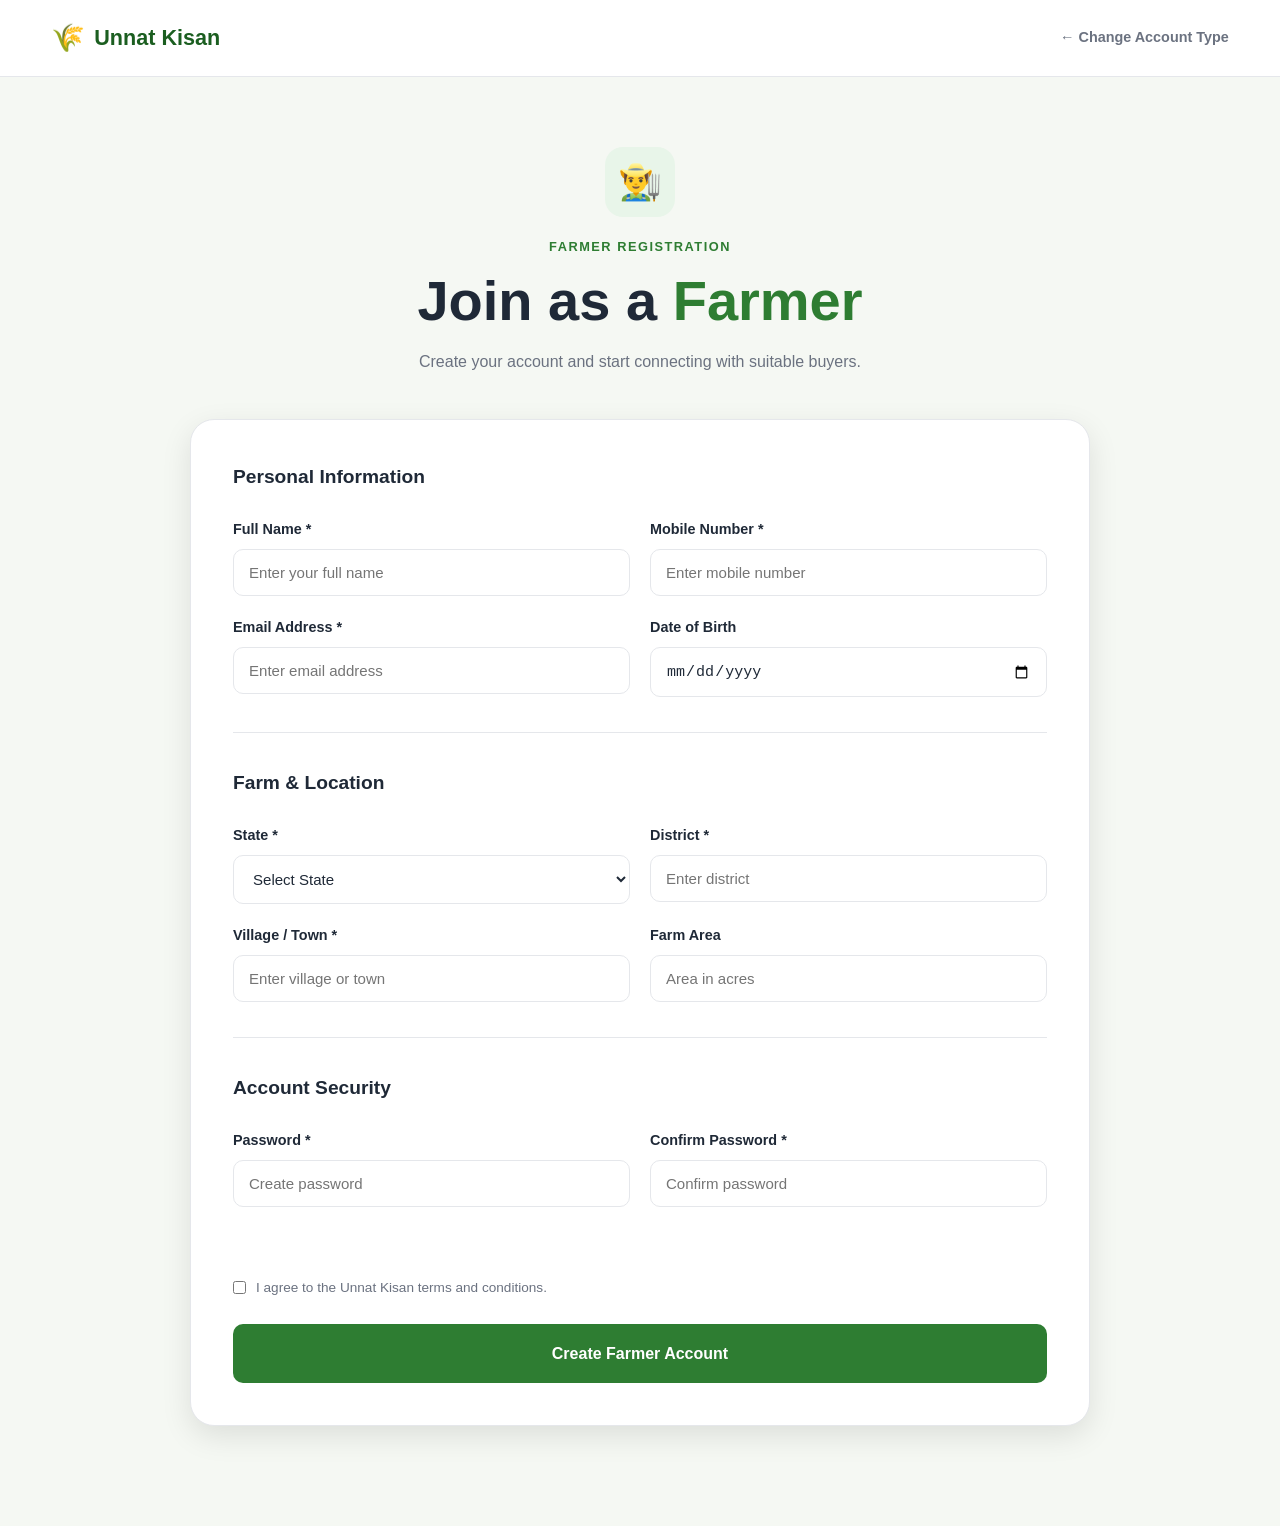
<file: frontend/register-farmer.html>
<!doctype html>
<html lang="en">
  <head>
    <meta charset="UTF-8" />
    <meta name="viewport" content="width=device-width, initial-scale=1.0" />

    <title>Farmer Registration | Unnat Kisan</title>

    <link rel="stylesheet" href="css/style.css" />
  </head>

  <body class="auth-page">
    <header class="navbar">
      <div class="container nav-container">
        <a href="index.html" class="logo">
          <span class="logo-icon">🌾</span>
          <span>Unnat Kisan</span>
        </a>

        <a href="register.html" class="back-home"> ← Change Account Type </a>
      </div>
    </header>

    <main class="form-page">
      <div class="form-page-header">
        <div class="registration-icon">👨‍🌾</div>

        <span class="section-label"> FARMER REGISTRATION </span>

        <h1>Join as a <span>Farmer</span></h1>

        <p>Create your account and start connecting with suitable buyers.</p>
      </div>

      <form class="registration-form" id="farmerForm">
        <div class="form-section">
          <h2>Personal Information</h2>

          <div class="form-grid">
            <div class="form-group">
              <label>Full Name *</label>
              <input
                type="text"
                name="full_name"
                placeholder="Enter your full name"
                required
              />
            </div>

            <div class="form-group">
              <label>Mobile Number *</label>
              <input
                type="tel"
                name="mobile"
                placeholder="Enter mobile number"
                required
              />
            </div>

            <div class="form-group">
              <label>Email Address *</label>
              <input
                type="email"
                name="email"
                placeholder="Enter email address"
                required
              />
            </div>

            <div class="form-group">
              <label>Date of Birth</label>
              <input type="date" name="date_of_birth" />
            </div>
          </div>
        </div>

        <div class="form-section">
          <h2>Farm & Location</h2>

          <div class="form-grid">
            <div class="form-group">
              <label>State *</label>

              <select name="state" required>
                <option value="">Select State</option>
                <option>Uttar Pradesh</option>
                <option>Madhya Pradesh</option>
                <option>Bihar</option>
                <option>Rajasthan</option>
                <option>Haryana</option>
                <option>Punjab</option>
                <option>Maharashtra</option>
                <option>Other</option>
              </select>
            </div>

            <div class="form-group">
              <label>District *</label>

              <input
                type="text"
                name="district"
                placeholder="Enter district"
                required
              />
            </div>

            <div class="form-group">
              <label>Village / Town *</label>

              <input
                type="text"
                name="city_village"
                placeholder="Enter village or town"
                required
              />
            </div>

            <div class="form-group">
              <label>Farm Area</label>

              <input
                type="number"
                name="farm_area"
                placeholder="Area in acres"
                min="0"
                step="0.01"
              />
            </div>
          </div>
        </div>

        <div class="form-section">
          <h2>Account Security</h2>

          <div class="form-grid">
            <div class="form-group">
              <label>Password *</label>

              <input
                type="password"
                name="password"
                placeholder="Create password"
                required
              />
            </div>

            <div class="form-group">
              <label>Confirm Password *</label>

              <input
                type="password"
                name="confirm_password"
                placeholder="Confirm password"
                required
              />
            </div>
          </div>
        </div>

        <label class="terms-check">
          <input type="checkbox" required />

          <span> I agree to the Unnat Kisan terms and conditions. </span>
        </label>

        <button type="submit" class="btn btn-primary form-submit">
          Create Farmer Account
        </button>
      </form>
    </main>

    <script src="js/main.js"></script>
  </body>
</html>
</file>
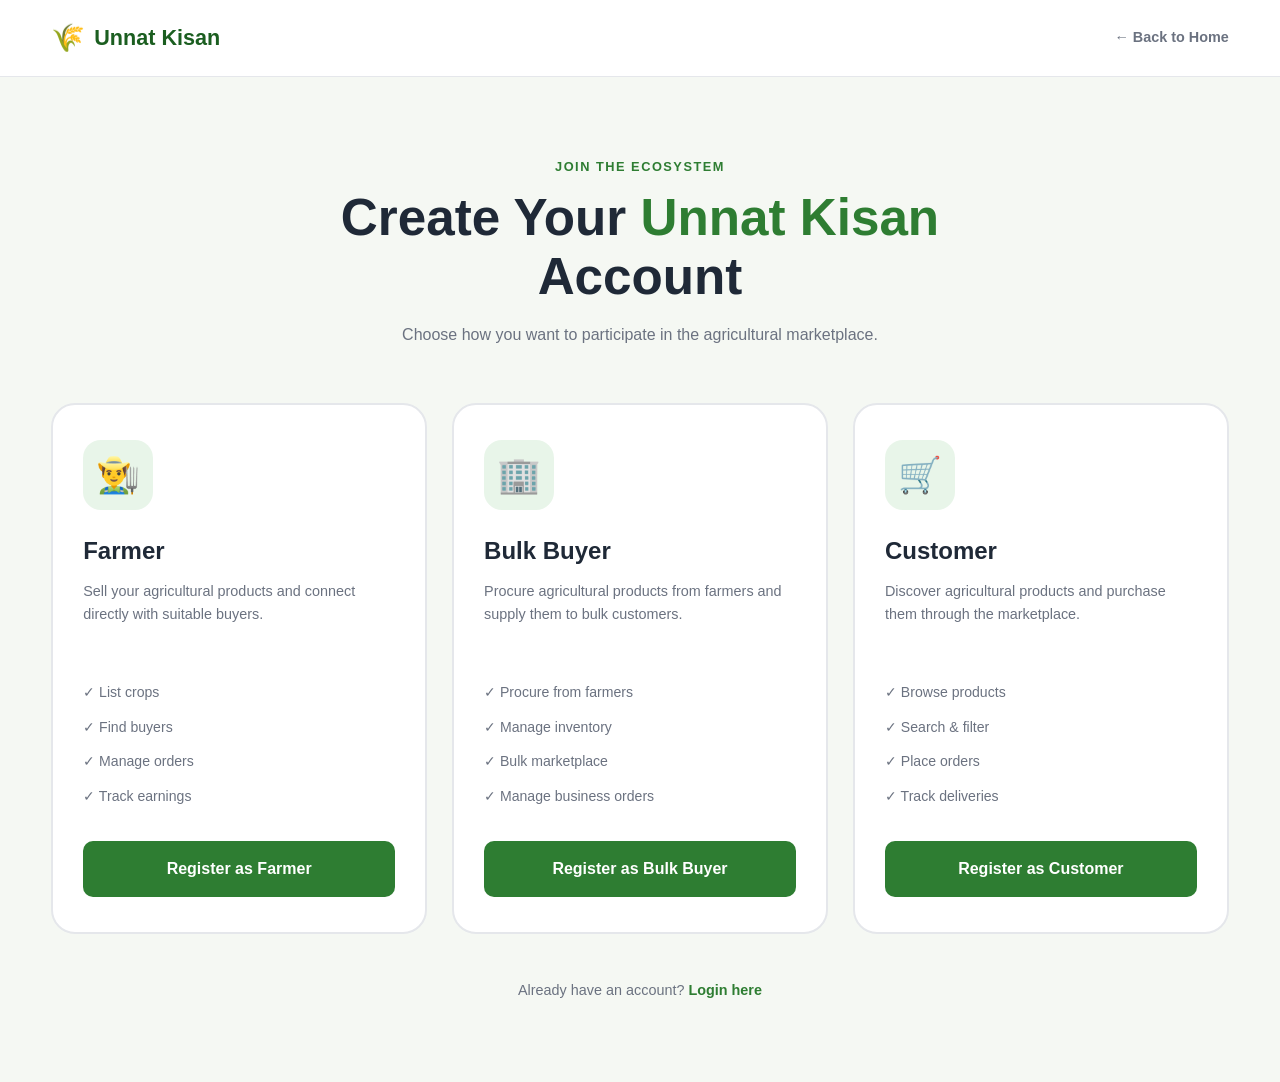
<file: frontend/register.html>
<!DOCTYPE html>
<html lang="en">

<head>

    <meta charset="UTF-8">

    <meta name="viewport"
          content="width=device-width, initial-scale=1.0">

    <meta name="description"
          content="Create your Unnat Kisan account">

    <title>Register | Unnat Kisan</title>

    <link rel="stylesheet" href="css/style.css">

</head>

<body class="auth-page">

    <header class="navbar">

        <div class="container nav-container">

            <a href="index.html" class="logo">
                <span class="logo-icon">🌾</span>
                <span>Unnat Kisan</span>
            </a>

            <a href="index.html" class="back-home">
                ← Back to Home
            </a>

        </div>

    </header>


    <main class="register-container">

        <div class="register-header">

            <span class="section-label">
                JOIN THE ECOSYSTEM
            </span>

            <h1>
                Create Your
                <span>Unnat Kisan</span>
                Account
            </h1>

            <p>
                Choose how you want to participate in the
                agricultural marketplace.
            </p>

        </div>


        <div class="role-selection">

            <!-- FARMER -->

            <div class="registration-role-card"
                 data-role="farmer">

                <div class="registration-icon">
                    👨‍🌾
                </div>

                <h2>Farmer</h2>

                <p>
                    Sell your agricultural products and
                    connect directly with suitable buyers.
                </p>

                <ul>

                    <li>✓ List crops</li>
                    <li>✓ Find buyers</li>
                    <li>✓ Manage orders</li>
                    <li>✓ Track earnings</li>

                </ul>

                <button
                    class="btn btn-primary role-btn"
                    data-role="farmer">

                    Register as Farmer

                </button>

            </div>


            <!-- BULK BUYER -->

            <div class="registration-role-card"
                 data-role="bulk-buyer">

                <div class="registration-icon">
                    🏢
                </div>

                <h2>Bulk Buyer</h2>

                <p>
                    Procure agricultural products from farmers
                    and supply them to bulk customers.
                </p>

                <ul>

                    <li>✓ Procure from farmers</li>
                    <li>✓ Manage inventory</li>
                    <li>✓ Bulk marketplace</li>
                    <li>✓ Manage business orders</li>

                </ul>

                <button
                    class="btn btn-primary role-btn"
                    data-role="bulk-buyer">

                    Register as Bulk Buyer

                </button>

            </div>


            <!-- CUSTOMER -->

            <div class="registration-role-card"
                 data-role="customer">

                <div class="registration-icon">
                    🛒
                </div>

                <h2>Customer</h2>

                <p>
                    Discover agricultural products and
                    purchase them through the marketplace.
                </p>

                <ul>

                    <li>✓ Browse products</li>
                    <li>✓ Search & filter</li>
                    <li>✓ Place orders</li>
                    <li>✓ Track deliveries</li>

                </ul>

                <button
                    class="btn btn-primary role-btn"
                    data-role="customer">

                    Register as Customer

                </button>

            </div>

        </div>


        <div class="already-account">

            <p>
                Already have an account?
                <a href="login.html">Login here</a>
            </p>

        </div>

    </main>


    <script src="js/main.js"></script>

</body>

</html>
</file>
<file: frontend/css/style.css>
/* =========================================================
   UNNAT KISAN
   Main Stylesheet
   ========================================================= */


/* ================= ROOT ================= */

:root {

    --primary: #2e7d32;
    --primary-dark: #1b5e20;
    --primary-light: #66bb6a;

    --accent: #f9a825;

    --text-dark: #1f2937;
    --text-light: #6b7280;

    --background: #ffffff;
    --background-soft: #f5f8f3;

    --border: #e5e7eb;

    --shadow-sm: 0 4px 15px rgba(0, 0, 0, 0.06);
    --shadow-md: 0 10px 30px rgba(0, 0, 0, 0.10);

    --radius-sm: 8px;
    --radius-md: 16px;
    --radius-lg: 24px;

    --container: 1200px;

    --transition: 0.3s ease;
}


/* ================= RESET ================= */

* {
    margin: 0;
    padding: 0;
    box-sizing: border-box;
}


html {
    scroll-behavior: smooth;
}


body {
    font-family:
        Arial,
        Helvetica,
        sans-serif;

    color: var(--text-dark);
    background: var(--background);

    line-height: 1.6;
}


a {
    text-decoration: none;
    color: inherit;
}


button {
    font: inherit;
}


.container {
    width: min(92%, var(--container));
    margin: auto;
}


/* ================= NAVBAR ================= */

.navbar {
    position: sticky;
    top: 0;
    z-index: 1000;

    background: rgba(255, 255, 255, 0.96);

    border-bottom: 1px solid var(--border);

    backdrop-filter: blur(10px);
}


.nav-container {
    min-height: 76px;

    display: flex;
    align-items: center;
    justify-content: space-between;
}


.logo {
    display: flex;
    align-items: center;
    gap: 9px;

    font-size: 1.35rem;
    font-weight: 800;

    color: var(--primary-dark);
}


.logo-icon {
    font-size: 1.7rem;
}


.nav-menu {
    display: flex;
    align-items: center;
    gap: 28px;
}


.nav-menu a {
    font-size: 0.95rem;
    font-weight: 600;

    transition: var(--transition);
}


.nav-menu a:hover {
    color: var(--primary);
}


.nav-login {
    color: var(--primary-dark);
}


.menu-toggle {
    display: none;

    border: none;
    background: transparent;

    font-size: 1.6rem;
    cursor: pointer;
}


/* ================= BUTTONS ================= */

.btn {
    display: inline-flex;

    align-items: center;
    justify-content: center;

    padding: 13px 24px;

    border-radius: 10px;

    font-weight: 700;

    border: 2px solid transparent;

    cursor: pointer;

    transition: var(--transition);
}


.btn-primary {
    color: white;
    background: var(--primary);
}


.btn-primary:hover {
    background: var(--primary-dark);
    transform: translateY(-2px);
}


.btn-secondary {
    color: var(--primary-dark);
    border-color: var(--primary);
    background: white;
}


.btn-secondary:hover {
    background: var(--primary);
    color: white;
}


.btn-light {
    background: white;
    color: var(--primary-dark);
}


.btn-light:hover {
    transform: translateY(-2px);
    box-shadow: var(--shadow-md);
}


/* ================= HERO ================= */

.hero {
    min-height: 680px;

    display: flex;
    align-items: center;

    background:
        linear-gradient(
            135deg,
            #f5f8f3,
            #ffffff
        );
}


.hero-container {
    display: grid;

    grid-template-columns: 1.1fr 0.9fr;

    gap: 70px;

    align-items: center;

    padding: 80px 0;
}

#home{
     background-image: url(../assests/images/background-image.jpg);
}

.hero-badge {
    display: inline-block;

    padding: 8px 15px;

    margin-bottom: 22px;

    border-radius: 50px;

    background: #e8f5e9;

    color: var(--primary-dark);

    font-size: 0.85rem;
    font-weight: 700;
}


.hero h1 {
    max-width: 700px;

    font-size: clamp(2.6rem, 5vw, 4.6rem);

    line-height: 1.08;

    margin-bottom: 25px;
}


.hero h1 span {
    color: var(--primary);
}


.hero-content > p {
    max-width: 650px;

    color: var(--text-light);

    font-size: 1.08rem;

    margin-bottom: 32px;
}


.hero-buttons {
    display: flex;
    gap: 14px;

    flex-wrap: wrap;
}


.hero-stats {
    display: flex;

    gap: 40px;

    margin-top: 45px;
}


.stat {
    display: flex;
    flex-direction: column;
}


.stat strong {
    color: var(--primary-dark);

    font-size: 1.35rem;
}


.stat span {
    color: var(--text-light);

    font-size: 0.85rem;
}


/* ================= HERO VISUAL ================= */

.hero-visual {
    min-height: 450px;

    position: relative;

    display: flex;
    align-items: center;
    justify-content: center;
}


.main-card {
    width: 330px;
    min-height: 350px;

    padding: 40px;

    display: flex;
    flex-direction: column;
    align-items: center;
    justify-content: center;

    text-align: center;

    border-radius: var(--radius-lg);

    background: white;

    box-shadow: var(--shadow-md);
}


.crop-icon {
    width: 90px;
    height: 90px;

    display: flex;
    align-items: center;
    justify-content: center;

    margin-bottom: 25px;

    border-radius: 50%;

    background: #e8f5e9;

    font-size: 3rem;
}


.main-card h3 {
    font-size: 1.5rem;
}


.main-card p {
    color: var(--primary);

    font-weight: 700;
}


.connection-line {
    display: flex;
    align-items: center;

    gap: 15px;

    margin: 30px 0 10px;
}


.connection-line span {
    font-size: 1.8rem;
}


.connection-line div {
    width: 90px;
    height: 3px;

    background: var(--primary-light);
}


.main-card small {
    color: var(--text-light);
}


.floating-card {
    position: absolute;

    padding: 14px 18px;

    background: white;

    border-radius: 12px;

    box-shadow: var(--shadow-sm);

    font-size: 0.85rem;

    font-weight: 700;
}


.floating-card-one {
    top: 65px;
    right: 0;
}


.floating-card-two {
    bottom: 65px;
    left: 0;
}


/* ================= SECTIONS ================= */

.section {
    padding: 100px 0;
}


.section-heading {
    max-width: 720px;

    margin: 0 auto 55px;

    text-align: center;
}


.section-label {
    display: block;

    margin-bottom: 12px;

    color: var(--primary);

    font-size: 0.8rem;

    font-weight: 800;

    letter-spacing: 1.5px;
}


.section-heading h2 {
    font-size: clamp(2rem, 4vw, 3rem);

    line-height: 1.2;

    margin-bottom: 18px;
}


.section-heading h2 span {
    color: var(--primary);
}


.section-heading p {
    color: var(--text-light);
}


/* ================= ABOUT ================= */

.about {
    background: white;
}


.role-grid {
    display: grid;

    grid-template-columns:
        repeat(4, 1fr);

    gap: 22px;
}


.role-card {
    padding: 30px 24px;

    border: 1px solid var(--border);

    border-radius: var(--radius-md);

    transition: var(--transition);
}


.role-card:hover {
    transform: translateY(-7px);

    box-shadow: var(--shadow-md);

    border-color: #c8e6c9;
}


.role-icon {
    font-size: 2.2rem;

    margin-bottom: 18px;
}


.role-card h3 {
    margin-bottom: 10px;
}


.role-card p {
    color: var(--text-light);

    font-size: 0.92rem;
}


/* ================= HOW IT WORKS ================= */

.how-it-works {
    background: var(--background-soft);
}


.steps {
    display: grid;

    grid-template-columns:
        repeat(4, 1fr);

    gap: 25px;
}


.step {
    position: relative;

    padding: 30px;

    background: white;

    border-radius: var(--radius-md);

    box-shadow: var(--shadow-sm);
}


.step-number {
    margin-bottom: 20px;

    color: var(--primary);

    font-size: 2rem;

    font-weight: 900;
}


.step h3 {
    margin-bottom: 10px;
}


.step p {
    color: var(--text-light);

    font-size: 0.92rem;
}


/* ================= FEATURES ================= */

.feature-grid {
    display: grid;

    grid-template-columns:
        repeat(3, 1fr);

    gap: 25px;
}


.feature-card {
    padding: 32px;

    border: 1px solid var(--border);

    border-radius: var(--radius-md);

    transition: var(--transition);
}


.feature-card:hover {
    transform: translateY(-5px);

    box-shadow: var(--shadow-md);
}


.feature-card > span {
    display: block;

    margin-bottom: 20px;

    font-size: 2rem;
}


.feature-card h3 {
    margin-bottom: 10px;
}


.feature-card p {
    color: var(--text-light);

    font-size: 0.92rem;
}


/* ================= CTA ================= */

.cta {
    padding: 90px 0;

    background:
        linear-gradient(
            135deg,
            var(--primary-dark),
            var(--primary)
        );

    color: white;
}


.cta-content {
    text-align: center;

    max-width: 750px;
}


.cta h2 {
    font-size: clamp(2rem, 4vw, 3rem);

    line-height: 1.2;

    margin-bottom: 18px;
}


.cta p {
    margin-bottom: 30px;

    opacity: 0.9;
}


/* ================= FOOTER ================= */

.footer {
    background: #111827;

    color: white;
}


.footer-container {
    min-height: 180px;

    display: flex;

    align-items: center;

    justify-content: space-between;

    gap: 30px;
}


.footer-brand .logo {
    color: white;

    margin-bottom: 10px;
}


.footer-brand p {
    color: #9ca3af;

    font-size: 0.9rem;
}


.footer-links {
    display: flex;

    gap: 25px;

    color: #d1d5db;

    font-size: 0.9rem;
}


.footer-links a:hover {
    color: white;
}


.footer-bottom {
    padding: 18px;

    text-align: center;

    border-top: 1px solid #374151;

    color: #9ca3af;

    font-size: 0.8rem;
}


/* ================= RESPONSIVE ================= */

@media (max-width: 1000px) {

    .role-grid,
    .steps {
        grid-template-columns:
            repeat(2, 1fr);
    }


    .hero-container {
        grid-template-columns: 1fr;

        text-align: center;
    }


    .hero-content > p {
        margin-left: auto;
        margin-right: auto;
    }


    .hero-buttons,
    .hero-stats {
        justify-content: center;
    }


    .hero-visual {
        max-width: 600px;

        width: 100%;

        margin: auto;
    }

}


@media (max-width: 760px) {

    .nav-menu {

        position: absolute;

        top: 76px;
        left: 0;

        width: 100%;

        padding: 25px;

        display: none;

        flex-direction: column;

        align-items: stretch;

        background: white;

        border-bottom: 1px solid var(--border);

        box-shadow: var(--shadow-sm);
    }


    .nav-menu.active {
        display: flex;
    }


    .menu-toggle {
        display: block;
    }


    .role-grid,
    .steps,
    .feature-grid {
        grid-template-columns: 1fr;
    }


    .hero {
        min-height: auto;
    }


    .hero-container {
        padding: 65px 0;
    }


    .hero-stats {
        gap: 20px;

        flex-wrap: wrap;
    }


    .floating-card {
        display: none;
    }


    .main-card {
        width: min(90%, 330px);
    }


    .footer-container {
        padding: 40px 0;

        flex-direction: column;

        align-items: flex-start;
    }


    .footer-links {
        flex-wrap: wrap;
    }

}


@media (max-width: 480px) {

    .hero-buttons {
        flex-direction: column;
    }


    .hero-buttons .btn {
        width: 100%;
    }


    .hero h1 {
        font-size: 2.4rem;
    }


    .section {
        padding: 70px 0;
    }

}
/* =========================================================
   AUTHENTICATION
   ========================================================= */


/* ================= AUTH PAGE ================= */

.auth-page {
    min-height: 100vh;
    background: var(--background-soft);
}


/* ================= BACK HOME ================= */

.back-home {
    color: var(--text-light);

    font-size: 0.9rem;

    font-weight: 600;

    transition: var(--transition);
}


.back-home:hover {
    color: var(--primary);
}


/* ================= LOGIN LAYOUT ================= */

.auth-container {
    width: min(92%, 1100px);

    min-height: calc(100vh - 76px);

    margin: auto;

    display: grid;

    grid-template-columns: 0.9fr 1.1fr;

    gap: 70px;

    align-items: center;

    padding: 60px 0;
}


/* ================= AUTH CARD ================= */

.auth-card {
    background: white;

    padding: 42px;

    border-radius: var(--radius-lg);

    border: 1px solid var(--border);

    box-shadow: var(--shadow-md);
}


.auth-header {
    text-align: center;

    margin-bottom: 32px;
}


.auth-icon {
    width: 65px;
    height: 65px;

    margin: 0 auto 18px;

    display: flex;

    align-items: center;
    justify-content: center;

    border-radius: 18px;

    background: #e8f5e9;

    font-size: 2rem;
}


.auth-header h1 {
    font-size: 2rem;

    margin-bottom: 8px;
}


.auth-header p {
    color: var(--text-light);

    font-size: 0.9rem;
}


/* ================= FORM ================= */

.form-group {
    margin-bottom: 20px;
}


.form-group label {
    display: block;

    margin-bottom: 8px;

    font-size: 0.9rem;

    font-weight: 700;
}


.form-group input {
    width: 100%;

    padding: 14px 15px;

    border: 1px solid var(--border);

    border-radius: 10px;

    outline: none;

    font-size: 0.95rem;

    transition: var(--transition);
}


.form-group input:focus {
    border-color: var(--primary);

    box-shadow:
        0 0 0 3px rgba(46, 125, 50, 0.1);
}


/* ================= PASSWORD ================= */

.password-wrapper {
    position: relative;
}


.password-wrapper input {
    padding-right: 50px;
}


.password-toggle {
    position: absolute;

    right: 12px;

    top: 50%;

    transform: translateY(-50%);

    border: none;

    background: transparent;

    cursor: pointer;

    opacity: 0.6;
}


/* ================= FORM OPTIONS ================= */

.form-options {
    display: flex;

    align-items: center;

    justify-content: space-between;

    margin: 5px 0 25px;

    font-size: 0.82rem;
}


.checkbox-label {
    display: flex;

    align-items: center;

    gap: 7px;

    color: var(--text-light);
}


.checkbox-label input {
    accent-color: var(--primary);
}


.forgot-password {
    color: var(--primary);

    font-weight: 600;
}


.auth-submit {
    width: 100%;

    padding: 14px;
}


/* ================= DIVIDER ================= */

.auth-divider {
    display: flex;

    align-items: center;

    gap: 15px;

    margin: 30px 0;

    color: #9ca3af;

    font-size: 0.75rem;
}


.auth-divider::before,
.auth-divider::after {
    content: "";

    height: 1px;

    flex: 1;

    background: var(--border);
}


/* ================= REGISTER LINK ================= */

.auth-register {
    text-align: center;
}


.auth-register p {
    color: var(--text-light);

    font-size: 0.85rem;

    margin-bottom: 12px;
}


.auth-register .btn {
    width: 100%;
}


/* ================= AUTH SIDE ================= */

.auth-side-content {
    padding: 30px;
}


.auth-side-content h2 {
    max-width: 550px;

    margin: 20px 0;

    font-size: clamp(2.2rem, 4vw, 3.7rem);

    line-height: 1.1;
}


.auth-side-content h2 span {
    color: var(--primary);
}


.auth-side-content > p {
    max-width: 500px;

    color: var(--text-light);

    font-size: 1rem;
}


.auth-highlights {
    display: flex;

    flex-wrap: wrap;

    gap: 15px;

    margin-top: 35px;
}


.auth-highlights div {
    min-width: 130px;

    padding: 18px;

    display: flex;

    flex-direction: column;

    gap: 8px;

    background: white;

    border: 1px solid var(--border);

    border-radius: 14px;

    box-shadow: var(--shadow-sm);
}


.auth-highlights strong {
    font-size: 1.5rem;
}


.auth-highlights span {
    color: var(--text-light);

    font-size: 0.8rem;

    font-weight: 600;
}


/* ================= REGISTER PAGE ================= */

.register-container {
    width: min(92%, 1200px);

    margin: auto;

    padding: 80px 0;
}


.register-header {
    max-width: 700px;

    margin: 0 auto 55px;

    text-align: center;
}


.register-header h1 {
    font-size: clamp(2.2rem, 4vw, 3.5rem);

    line-height: 1.15;

    margin-bottom: 15px;
}


.register-header h1 span {
    color: var(--primary);
}


.register-header p {
    color: var(--text-light);
}


/* ================= ROLE CARDS ================= */

.role-selection {
    display: grid;

    grid-template-columns:
        repeat(3, 1fr);

    gap: 25px;
}


.registration-role-card {
    padding: 35px 30px;

    background: white;

    border: 2px solid var(--border);

    border-radius: var(--radius-lg);

    transition: var(--transition);

    display: flex;

    flex-direction: column;
}


.registration-role-card:hover {
    transform: translateY(-8px);

    border-color: var(--primary-light);

    box-shadow: var(--shadow-md);
}


.registration-icon {
    width: 70px;
    height: 70px;

    display: flex;

    align-items: center;
    justify-content: center;

    margin-bottom: 22px;

    border-radius: 18px;

    background: #e8f5e9;

    font-size: 2.2rem;
}


.registration-role-card h2 {
    margin-bottom: 10px;
}


.registration-role-card > p {
    color: var(--text-light);

    font-size: 0.9rem;

    min-height: 75px;
}


.registration-role-card ul {
    list-style: none;

    margin: 20px 0 28px;
}


.registration-role-card li {
    padding: 6px 0;

    color: var(--text-light);

    font-size: 0.88rem;
}


.role-btn {
    width: 100%;

    margin-top: auto;
}


.already-account {
    margin-top: 45px;

    text-align: center;

    color: var(--text-light);

    font-size: 0.9rem;
}


.already-account a {
    color: var(--primary);

    font-weight: 700;
}


/* ================= AUTH RESPONSIVE ================= */

@media (max-width: 900px) {

    .auth-container {
        grid-template-columns: 1fr;

        max-width: 600px;

        gap: 35px;
    }


    .auth-side-content {
        order: -1;

        text-align: center;

        padding: 10px;
    }


    .auth-side-content > p {
        margin: auto;
    }


    .auth-highlights {
        justify-content: center;
    }


    .role-selection {
        grid-template-columns: 1fr;

        max-width: 600px;

        margin: auto;
    }

}


@media (max-width: 600px) {

    .auth-card {
        padding: 28px 22px;
    }


    .auth-container,
    .register-container {
        padding: 45px 0;
    }


    .form-options {
        align-items: flex-start;

        gap: 10px;

        flex-direction: column;
    }


    .auth-side-content h2 {
        font-size: 2.2rem;
    }


    .registration-role-card {
        padding: 28px 22px;
    }

}
/* =========================================================
   REGISTRATION FORMS
   ========================================================= */

.form-page {
    width: min(92%, 900px);
    margin: auto;
    padding: 70px 0 100px;
}


.form-page-header {
    text-align: center;
    max-width: 650px;
    margin: 0 auto 45px;
}


.form-page-header .registration-icon {
    margin: 0 auto 20px;
}


.form-page-header h1 {
    font-size: clamp(2.2rem, 5vw, 3.5rem);
    line-height: 1.15;
    margin-bottom: 15px;
}


.form-page-header h1 span {
    color: var(--primary);
}


.form-page-header p {
    color: var(--text-light);
}


/* ================= FORM CARD ================= */

.registration-form {
    background: white;

    padding: 42px;

    border-radius: var(--radius-lg);

    border: 1px solid var(--border);

    box-shadow: var(--shadow-md);
}


/* ================= FORM SECTION ================= */

.form-section {
    padding-bottom: 35px;
    margin-bottom: 35px;

    border-bottom: 1px solid var(--border);
}


.form-section:last-of-type {
    border-bottom: none;
}


.form-section h2 {
    font-size: 1.2rem;
    margin-bottom: 25px;
}


.form-grid {
    display: grid;

    grid-template-columns: repeat(2, 1fr);

    gap: 20px;
}


.form-group {
    margin-bottom: 0;
}


.form-group input,
.form-group select,
.form-group textarea {
    width: 100%;

    padding: 14px 15px;

    border: 1px solid var(--border);

    border-radius: 10px;

    outline: none;

    background: white;

    color: var(--text-dark);

    font-size: 0.94rem;

    transition: var(--transition);
}


.form-group select {
    cursor: pointer;
}


.form-group textarea {
    resize: vertical;

    min-height: 110px;
}


.form-group input:focus,
.form-group select:focus,
.form-group textarea:focus {
    border-color: var(--primary);

    box-shadow:
        0 0 0 3px rgba(46, 125, 50, 0.1);
}


.full-width {
    grid-column: 1 / -1;
}


/* ================= TERMS ================= */

.terms-check {
    display: flex;

    align-items: flex-start;

    gap: 10px;

    margin-bottom: 25px;

    color: var(--text-light);

    font-size: 0.85rem;

    cursor: pointer;
}


.terms-check input {
    margin-top: 4px;

    accent-color: var(--primary);
}


/* ================= SUBMIT ================= */

.form-submit {
    width: 100%;

    padding: 15px;

    font-size: 1rem;
}


/* ================= FORM RESPONSIVE ================= */

@media (max-width: 650px) {

    .form-page {
        padding: 45px 0 70px;
    }


    .registration-form {
        padding: 28px 20px;
    }


    .form-grid {
        grid-template-columns: 1fr;
    }


    .full-width {
        grid-column: auto;
    }


    .form-page-header h1 {
        font-size: 2.3rem;
    }

}
/* =========================================
   BULK BUYER VERIFICATION
========================================= */

.file-help {
    display: block;
    margin-top: 8px;
    font-size: 13px;
    line-height: 1.5;
    color: var(--text-light);
}

.verification-note {
    display: flex;
    align-items: center;
    gap: 10px;
    margin-top: 18px;
    padding: 14px 16px;
    border-radius: 12px;
    background: #f1f8f2;
    border: 1px solid #d8ead9;
    color: var(--primary-dark);
    font-size: 14px;
}

.verification-note span {
    width: 24px;
    height: 24px;
    display: flex;
    align-items: center;
    justify-content: center;
    border-radius: 50%;
    background: var(--primary);
    color: white;
    font-size: 13px;
    font-weight: 700;
}

.license-preview {
    display: none;
    margin-top: 18px;
    padding: 14px;
    border: 1px dashed #cbd5cb;
    border-radius: 14px;
    background: #fafcf9;
}

.license-preview.active {
    display: block;
}

.license-preview img {
    width: 180px;
    max-width: 100%;
    display: block;
    border-radius: 10px;
    margin-top: 10px;
    border: 1px solid var(--border);
}


/* =========================================
   CUSTOMER TYPE
========================================= */

.customer-type-grid {
    display: grid;
    grid-template-columns: repeat(2, 1fr);
    gap: 20px;
    margin-top: 20px;
}

.customer-type-card {
    position: relative;
    display: block;
    padding: 24px;
    border: 2px solid var(--border);
    border-radius: 18px;
    background: #ffffff;
    cursor: pointer;
    transition: all 0.3s ease;
}

.customer-type-card:hover {
    transform: translateY(-3px);
    border-color: var(--primary-light);
    box-shadow: var(--shadow-sm);
}

.customer-type-card input {
    position: absolute;
    opacity: 0;
    pointer-events: none;
}

.customer-type-content {
    display: flex;
    align-items: flex-start;
    gap: 16px;
    padding-right: 25px;
}

.customer-type-icon {
    min-width: 52px;
    height: 52px;

    display: flex;
    align-items: center;
    justify-content: center;

    border-radius: 14px;
    background: #f1f8f2;

    font-size: 25px;
}

.customer-type-card h3 {
    margin: 0 0 7px;
    font-size: 17px;
    color: var(--text-dark);
}

.customer-type-card p {
    margin: 0;
    color: var(--text-light);
    font-size: 13px;
    line-height: 1.5;
}

.customer-check {
    position: absolute;
    top: 20px;
    right: 20px;

    width: 25px;
    height: 25px;

    display: flex;
    align-items: center;
    justify-content: center;

    border: 2px solid #d5ddd5;
    border-radius: 50%;

    color: transparent;
    font-size: 13px;
    font-weight: 700;
    transition: all 0.3s ease;
}


/* Selected Customer Type */

.customer-type-card:has(input:checked) {
    border-color: var(--primary);
    background: #f7fbf7;
    box-shadow: 0 8px 25px rgba(46, 125, 50, 0.10);
}

.customer-type-card:has(input:checked) .customer-type-icon {
    background: var(--primary);
    color: white;
}

.customer-type-card:has(input:checked) .customer-check {
    background: var(--primary);
    border-color: var(--primary);
    color: white;
}


/* =========================================
   RESPONSIVE CUSTOMER TYPE
========================================= */

@media (max-width: 768px) {

    .customer-type-grid {
        grid-template-columns: 1fr;
    }

    .customer-type-card {
        padding: 20px;
    }

    .customer-type-content {
        gap: 12px;
    }

}

/* =========================
   DASHBOARD
========================= */

.dashboard {
    padding-top: 40px;
    padding-bottom: 60px;
}

.dashboard-header {
    margin-bottom: 30px;
}

.dashboard-header h1 {
    margin-bottom: 8px;
}

.dashboard-header p {
    color: #666;
}


/* =========================
   DASHBOARD CARDS
========================= */

.dashboard-cards {
    display: grid;
    grid-template-columns: repeat(3, 1fr);
    gap: 20px;
    margin-bottom: 35px;
}

.dashboard-card {
    background: #fff;
    border-radius: 12px;
    padding: 22px;
    box-shadow: 0 4px 15px rgba(0,0,0,0.08);
    margin-bottom: 20px;
}

.dashboard-card h3 {
    margin-top: 0;
    margin-bottom: 12px;
}

.dashboard-card strong {
    font-size: 28px;
}


/* =========================
   SECTIONS
========================= */

.dashboard-section {
    background: #f8f9fa;
    padding: 25px;
    border-radius: 14px;
    margin-bottom: 30px;
}

.section-header {
    display: flex;
    justify-content: space-between;
    align-items: center;
    margin-bottom: 22px;
}

.section-header h2 {
    margin: 0 0 5px;
}

.section-header p {
    margin: 0;
    color: #666;
}


/* =========================
   CROP GRID
========================= */

.crop-grid {
    display: grid;
    grid-template-columns: repeat(3, 1fr);
    gap: 20px;
}

.crop-card {
    background: #fff;
    padding: 20px;
    border-radius: 12px;
    box-shadow: 0 3px 12px rgba(0,0,0,0.07);
}

.crop-card h3 {
    margin-top: 0;
}

.crop-card p {
    margin: 8px 0;
}


/* =========================
   BUTTON ACTIONS
========================= */

.card-actions {
    display: flex;
    gap: 12px;
    margin-top: 18px;
    flex-wrap: wrap;
}


/* =========================
   EMPTY STATE
========================= */

.empty-state {
    background: #fff;
    padding: 30px;
    text-align: center;
    border-radius: 12px;
}


/* =========================
   RESPONSIVE
========================= */

@media (max-width: 900px) {

    .dashboard-cards {
        grid-template-columns: 1fr 1fr;
    }

    .crop-grid {
        grid-template-columns: 1fr 1fr;
    }
}

@media (max-width: 600px) {

    .dashboard-cards,
    .crop-grid {
        grid-template-columns: 1fr;
    }

    .section-header {
        flex-direction: column;
        align-items: flex-start;
        gap: 15px;
    }

    .dashboard-section {
        padding: 18px;
    }
}
</file>
